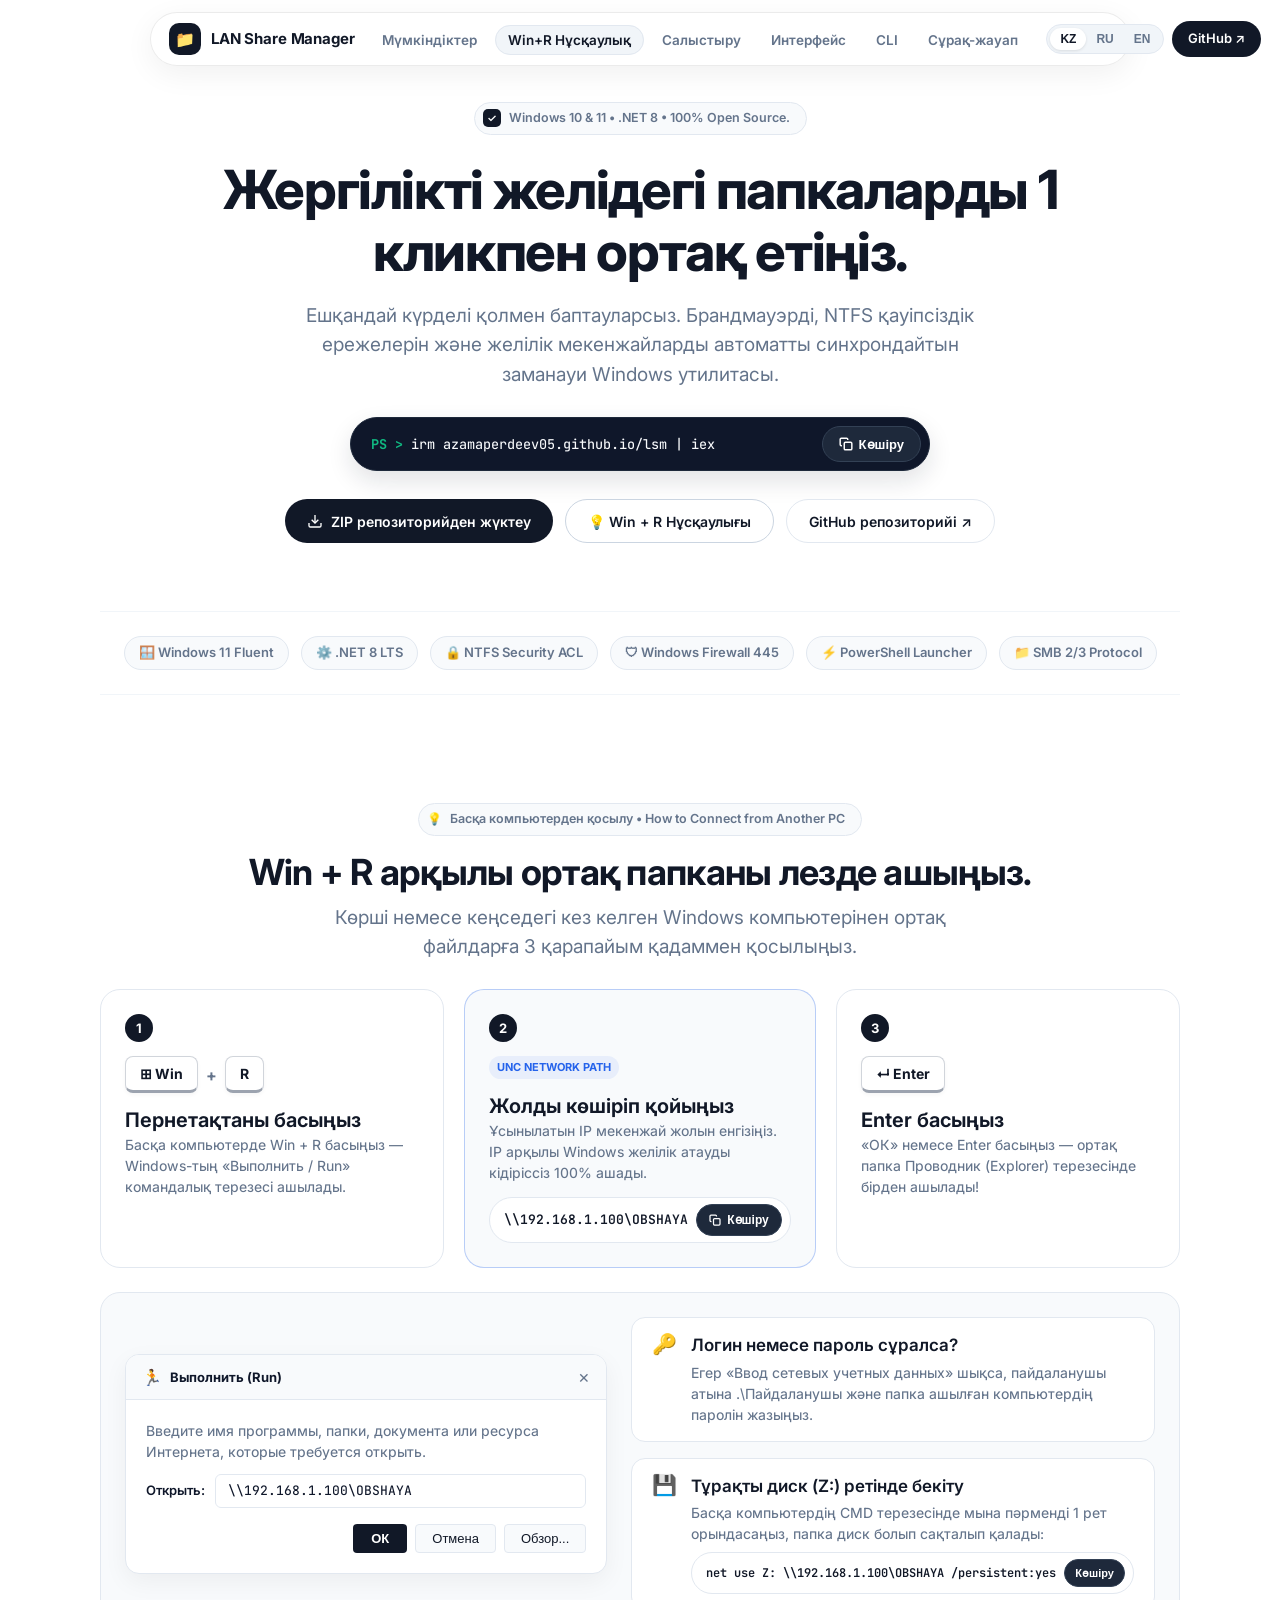
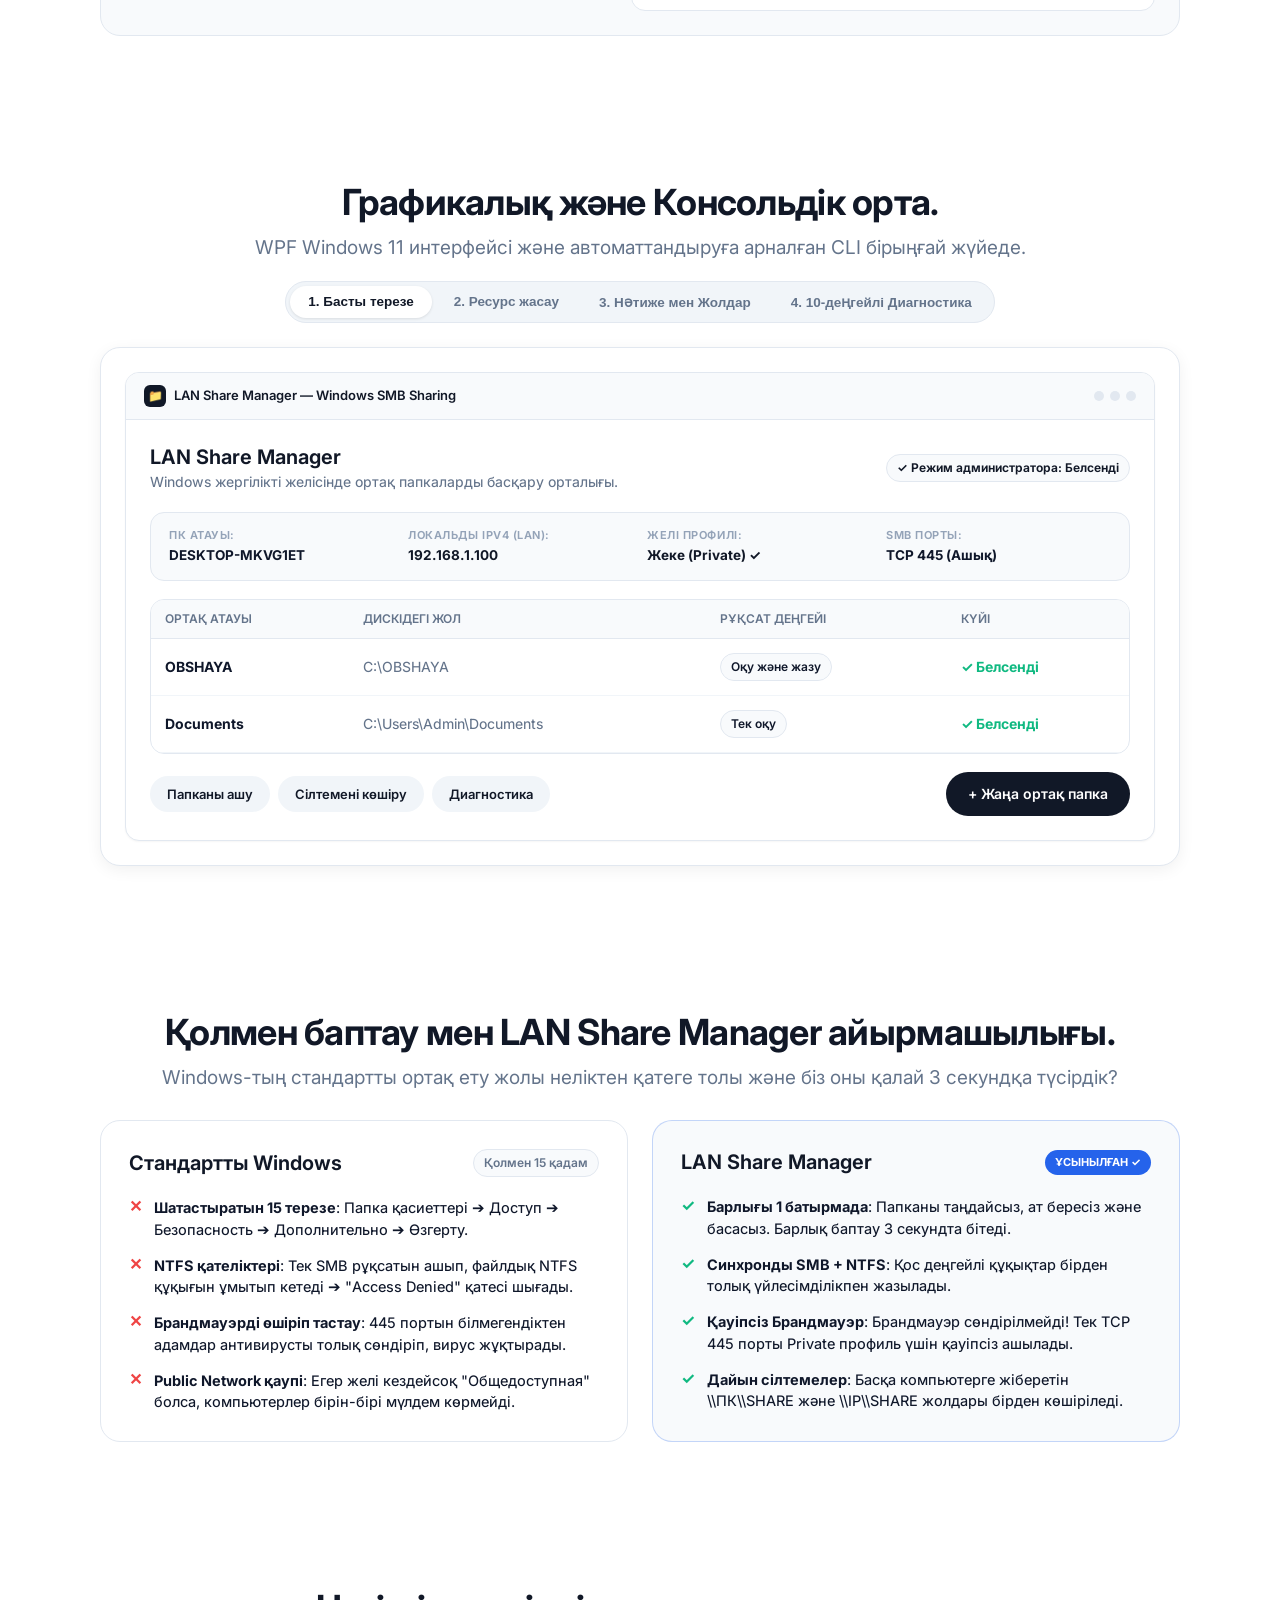
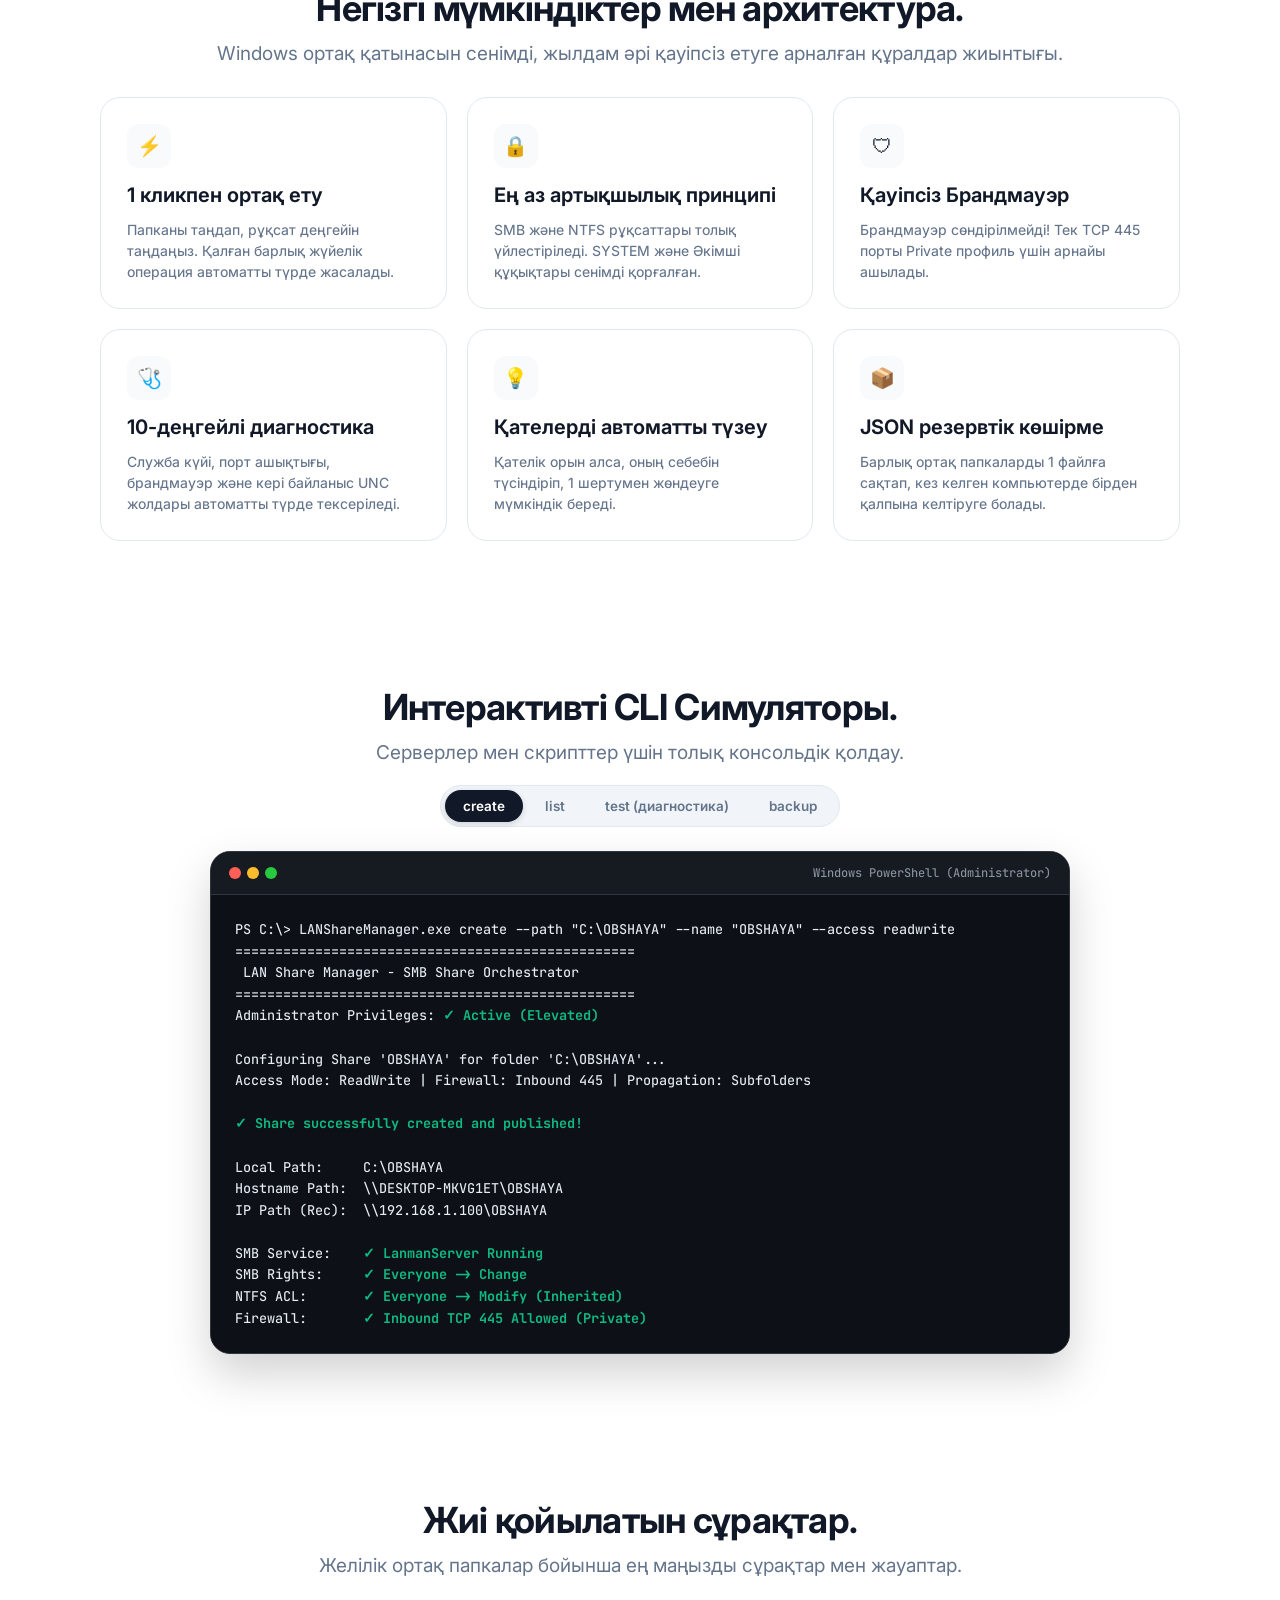
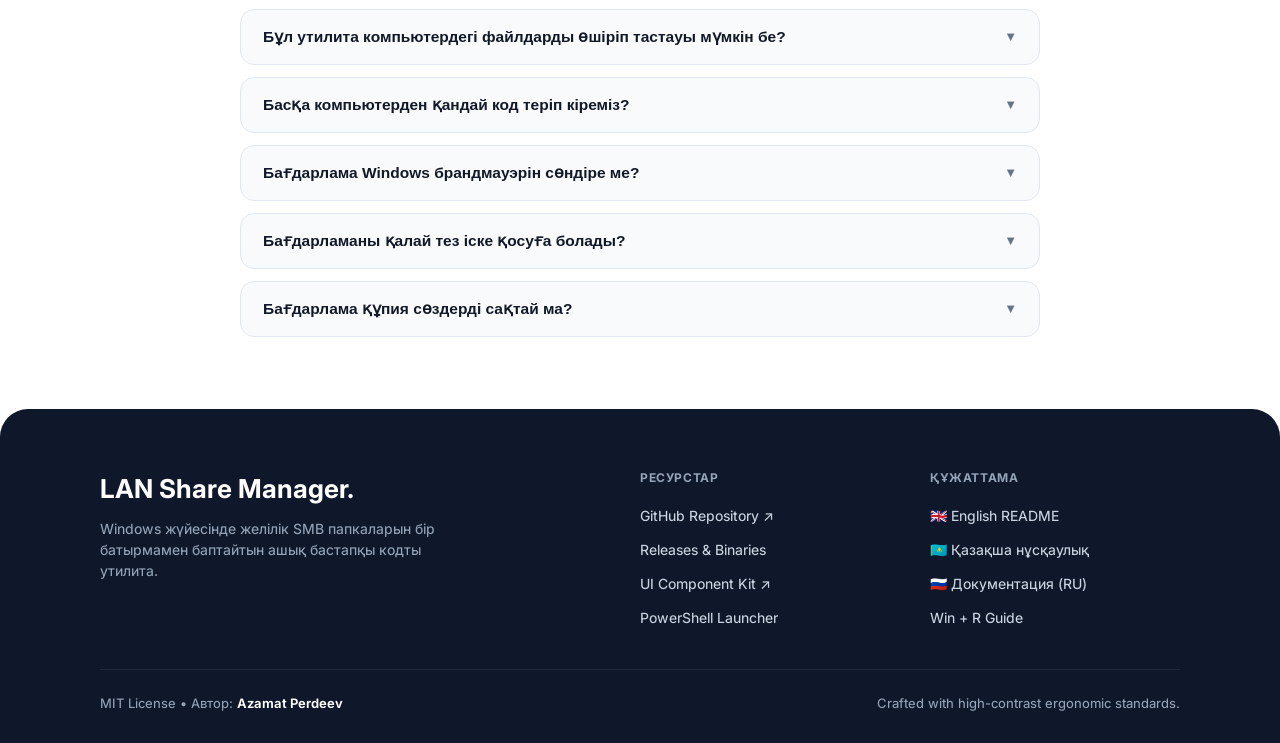
<file: docs/index.html>
<!DOCTYPE html>
<html lang="kk">
<head>
  <meta charset="UTF-8">
  <meta name="viewport" content="width=device-width, initial-scale=1.0">
  <title>LAN Share Manager — Windows 10/11 үшін 1 кликпен SMB папкаларын ортақ ету</title>
  <meta name="description" content="Windows 10/11 желілік папкалар менеджері. Автоматты NTFS рұқсаттары, Брандмауэр ережелері, Win+R нұсқаулығы және 10-деңгейлі жүйелік диагностика.">
  
  <!-- Open Graph -->
  <meta property="og:title" content="LAN Share Manager — SMB желілік ортақ қатынасын 1 кликпен баптау">
  <meta property="og:description" content="Автоматты NTFS, Windows Firewall (TCP 445), Win+R нұсқаулығы және 10-деңгейлі авто-диагностика.">
  <meta property="og:type" content="website">
  <meta property="og:url" content="https://azamaperdeev05.github.io/lan-share-manager/">

  <!-- Google Fonts: Inter & JetBrains Mono -->
  <link rel="preconnect" href="https://fonts.googleapis.com">
  <link rel="preconnect" href="https://fonts.gstatic.com" crossorigin>
  <link href="https://fonts.googleapis.com/css2?family=Inter:wght@400;500;600;700;800&family=JetBrains+Mono:wght@400;500;600&display=swap" rel="stylesheet">
  
  <style>
/* ==========================================================================
   LAN Share Manager — Embedded Core CSS for 100% Instant Cache Immunity
   ========================================================================== */
:root {
  --colors-ink: #111827;
  --colors-ink-soft: #1f2937;
  --colors-accent: #2563eb;
  --colors-accent-hover: #1d4ed8;
  --colors-accent-light: #eff6ff;
  --colors-on-primary: #ffffff;
  --colors-canvas: #ffffff;
  --colors-canvas-soft: #f8fafc;
  --colors-field: #f1f5f9;
  --colors-hairline-soft: #f1f5f9;
  --colors-hairline: #e2e8f0;
  --colors-hairline-dark: #cbd5e1;
  --colors-text-main: #0f172a;
  --colors-text-muted: #64748b;
  --colors-text-faint: #94a3b8;
  --font-sans: 'Inter', -apple-system, BlinkMacSystemFont, "Segoe UI", Roboto, sans-serif;
  --font-mono: 'JetBrains Mono', Consolas, "Fira Code", monospace;
  --rounded-sm: 14px;
  --rounded-md: 20px;
  --rounded-lg: 28px;
  --rounded-full: 9999px;
  --space-xs: 8px;
  --space-sm: 12px;
  --space-md: 16px;
  --space-lg: 24px;
  --space-xl: 36px;
  --space-section: 70px;
  --transition-fast: 0.15s ease;
}

*, *::before, *::after {
  box-sizing: border-box;
  margin: 0;
  padding: 0;
}

html {
  scroll-behavior: smooth;
  background-color: var(--colors-canvas);
  color: var(--colors-text-main);
  font-family: var(--font-sans);
  -webkit-font-smoothing: antialiased;
}

body {
  background-color: var(--colors-canvas);
  color: var(--colors-text-main);
  line-height: 1.5;
  font-weight: 450;
  min-height: 100vh;
  display: flex;
  flex-direction: column;
}

.container {
  width: 100%;
  max-width: 1080px;
  margin: 0 auto;
  padding: 0 20px;
}

.section-gap {
  padding-top: var(--space-section);
  padding-bottom: var(--space-section);
  scroll-margin-top: 80px;
}

/* Typography */
.type-display {
  font-size: clamp(32px, 4vw, 50px);
  font-weight: 800;
  line-height: 1.18;
  letter-spacing: -0.025em;
  color: var(--colors-ink);
}

.type-heading-2 {
  font-size: clamp(24px, 2.8vw, 34px);
  font-weight: 750;
  line-height: 1.25;
  letter-spacing: -0.02em;
  color: var(--colors-ink);
}

.type-heading-4 {
  font-size: 19px;
  font-weight: 700;
  line-height: 1.35;
  color: var(--colors-ink);
}

.type-title {
  font-size: 16px;
  font-weight: 650;
  color: var(--colors-ink);
}

.type-body-lg {
  font-size: clamp(16px, 1.8vw, 18px);
  font-weight: 400;
  line-height: 1.55;
  color: var(--colors-text-muted);
}

.type-body {
  font-size: 15px;
  color: var(--colors-text-main);
}

.type-body-sm {
  font-size: 14px;
  color: var(--colors-text-muted);
  line-height: 1.5;
}

.type-caption {
  font-size: 11px;
  font-weight: 700;
  text-transform: uppercase;
  letter-spacing: 0.05em;
  color: var(--colors-text-faint);
}

/* Buttons */
.button-primary {
  display: inline-flex;
  align-items: center;
  justify-content: center;
  gap: var(--space-xs);
  height: 44px;
  padding: 0 22px;
  border-radius: var(--rounded-full);
  background-color: var(--colors-ink);
  color: #fff !important;
  font-size: 14px;
  font-weight: 600;
  text-decoration: none;
  border: none;
  cursor: pointer;
  transition: var(--transition-fast);
  white-space: nowrap;
}

.button-primary:hover {
  background-color: var(--colors-ink-soft);
  transform: translateY(-1px);
  box-shadow: 0 4px 12px rgba(17, 24, 39, 0.15);
}

.button-outline {
  display: inline-flex;
  align-items: center;
  justify-content: center;
  gap: var(--space-xs);
  height: 44px;
  padding: 0 22px;
  border-radius: var(--rounded-full);
  background-color: #fff;
  color: var(--colors-ink) !important;
  border: 1px solid var(--colors-hairline);
  font-size: 14px;
  font-weight: 600;
  text-decoration: none;
  cursor: pointer;
  transition: var(--transition-fast);
  white-space: nowrap;
}

.button-outline:hover {
  border-color: var(--colors-ink);
  background-color: var(--colors-canvas-soft);
}

.button-pill-soft {
  display: inline-flex;
  align-items: center;
  justify-content: center;
  gap: var(--space-xs);
  height: 34px;
  padding: 0 14px;
  border-radius: var(--rounded-full);
  background-color: var(--colors-field);
  color: var(--colors-ink) !important;
  font-size: 13px;
  font-weight: 600;
  text-decoration: none;
  border: none;
  cursor: pointer;
  transition: var(--transition-fast);
}

.button-pill-soft:hover {
  background-color: #e2e8f0;
}

/* Navbar */
.nav-wrapper {
  position: sticky;
  top: 12px;
  z-index: 1000;
  width: 100%;
  display: flex;
  justify-content: center;
  padding: 0 16px;
}

.nav-pill {
  display: flex;
  align-items: center;
  justify-content: space-between;
  gap: 16px;
  background: rgba(255, 255, 255, 0.94);
  backdrop-filter: blur(20px);
  -webkit-backdrop-filter: blur(20px);
  padding: 6px 8px 6px 16px;
  border-radius: var(--rounded-full);
  width: 100%;
  max-width: 960px;
  border: 1px solid rgba(0, 0, 0, 0.08);
  box-shadow: 0 8px 30px rgba(0, 0, 0, 0.06);
}

.nav-brand {
  display: flex;
  align-items: center;
  gap: 8px;
  text-decoration: none;
  color: var(--colors-ink);
}

.brand-squircle {
  width: 30px;
  height: 30px;
  border-radius: 9px;
  background: var(--colors-ink);
  color: #fff;
  display: flex;
  align-items: center;
  justify-content: center;
  font-size: 15px;
}

.nav-brand-title {
  font-size: 15px;
  font-weight: 750;
  letter-spacing: -0.01em;
  white-space: nowrap;
}

.nav-links {
  display: flex;
  align-items: center;
  gap: 4px;
  list-style: none;
}

.nav-link {
  font-size: 13.5px;
  font-weight: 600;
  color: var(--colors-text-muted);
  text-decoration: none;
  padding: 6px 12px;
  border-radius: var(--rounded-full);
  transition: var(--transition-fast);
  white-space: nowrap;
}

.nav-link:hover {
  color: var(--colors-ink);
  background-color: var(--colors-field);
}

.nav-link.highlight {
  color: var(--colors-ink);
  background-color: var(--colors-field);
  border: 1px solid var(--colors-hairline);
}

.nav-actions {
  display: flex;
  align-items: center;
  gap: 8px;
}

.lang-selector {
  display: flex;
  background-color: var(--colors-field);
  padding: 3px;
  border-radius: var(--rounded-full);
  border: 1px solid var(--colors-hairline);
}

.lang-btn {
  border: none;
  background: transparent;
  padding: 4px 10px;
  font-size: 12px;
  font-weight: 700;
  border-radius: var(--rounded-full);
  color: var(--colors-text-muted);
  cursor: pointer;
  transition: var(--transition-fast);
}

.lang-btn:hover {
  color: var(--colors-ink);
}

.lang-btn.active {
  background-color: #fff;
  color: var(--colors-ink);
  box-shadow: 0 1px 3px rgba(0, 0, 0, 0.1);
}

/* Hero */
.hero {
  padding-top: 48px;
  padding-bottom: 30px;
  text-align: center;
}

.hero-badge-pill {
  display: inline-flex;
  align-items: center;
  gap: 8px;
  padding: 6px 16px 6px 8px;
  border-radius: var(--rounded-full);
  background-color: var(--colors-canvas-soft);
  border: 1px solid var(--colors-hairline);
  font-size: 12.5px;
  font-weight: 600;
  color: var(--colors-text-muted);
  margin-bottom: 22px;
}

.hero-title {
  margin: 0 auto 16px auto;
  max-width: 820px;
}

.hero-subtitle {
  margin: 0 auto 26px auto;
  max-width: 660px;
}

.terminal-launcher-pill {
  display: inline-flex;
  align-items: center;
  justify-content: space-between;
  gap: 14px;
  background: #0f172a;
  border: 1px solid #1e293b;
  padding: 6px 6px 6px 18px;
  border-radius: var(--rounded-full);
  margin: 0 auto 26px auto;
  box-shadow: 0 10px 25px rgba(15, 23, 42, 0.12);
  max-width: 560px;
  width: 100%;
}

.terminal-pill-code {
  font-family: var(--font-mono);
  font-size: 13.5px;
  color: #f8fafc;
  display: flex;
  align-items: center;
  white-space: nowrap;
  overflow: hidden;
  text-overflow: ellipsis;
}

.terminal-pill-code .prompt {
  color: #10b981;
  font-weight: 700;
  margin-right: 8px;
}

.copy-pill-btn {
  height: 36px;
  padding: 0 16px;
  border-radius: var(--rounded-full);
  background-color: #1e293b;
  color: #ffffff;
  border: 1px solid #334155;
  font-size: 13px;
  font-weight: 600;
  cursor: pointer;
  transition: var(--transition-fast);
  display: flex;
  align-items: center;
  gap: 6px;
  white-space: nowrap;
}

.copy-pill-btn:hover {
  background-color: #334155;
}

.copy-pill-btn.copied {
  background-color: #059669;
  border-color: #10b981;
}

.hero-cta-group {
  display: flex;
  justify-content: center;
  align-items: center;
  gap: 12px;
  flex-wrap: wrap;
}

.brand-marquee-strip {
  display: flex;
  justify-content: center;
  align-items: center;
  gap: 10px;
  flex-wrap: wrap;
  padding: 22px 0;
  border-top: 1px solid var(--colors-hairline-soft);
  border-bottom: 1px solid var(--colors-hairline-soft);
  margin: 32px 0;
}

.brand-chip {
  display: inline-flex;
  align-items: center;
  gap: 8px;
  padding: 6px 14px;
  background-color: var(--colors-canvas-soft);
  border: 1px solid var(--colors-hairline);
  border-radius: var(--rounded-full);
  font-size: 12.5px;
  font-weight: 600;
  color: var(--colors-text-muted);
}

/* Showcase */
.segmented-control {
  display: inline-flex;
  background-color: var(--colors-field);
  padding: 4px;
  border-radius: var(--rounded-full);
  border: 1px solid var(--colors-hairline);
  gap: 4px;
  flex-wrap: wrap;
}

.segmented-item {
  border: none;
  background: transparent;
  padding: 7px 16px;
  border-radius: var(--rounded-full);
  font-size: 13px;
  font-weight: 600;
  color: var(--colors-text-muted);
  cursor: pointer;
  transition: var(--transition-fast);
}

.segmented-item:hover {
  color: var(--colors-ink);
}

.segmented-item.active {
  background-color: #fff;
  color: var(--colors-ink);
  box-shadow: 0 1px 3px rgba(0, 0, 0, 0.1);
}

.showcase-frame {
  background-color: var(--colors-canvas);
  border: 1px solid var(--colors-hairline);
  border-radius: var(--rounded-md);
  padding: 20px;
  box-shadow: 0 4px 16px rgba(0, 0, 0, 0.06);
  margin-top: 24px;
}

.mockup-inner-window {
  background-color: var(--colors-canvas);
  border: 1px solid var(--colors-hairline);
  border-radius: var(--rounded-sm);
  overflow: hidden;
}

.mockup-titlebar {
  background-color: var(--colors-canvas-soft);
  padding: 10px 16px;
  display: flex;
  align-items: center;
  justify-content: space-between;
  border-bottom: 1px solid var(--colors-hairline);
  font-size: 13px;
  font-weight: 600;
  color: var(--colors-ink);
}

.mockup-body {
  padding: 20px;
}

.ex-table {
  width: 100%;
  border-collapse: collapse;
  text-align: left;
  font-size: 14px;
}

.ex-table th {
  padding: 10px 14px;
  background-color: var(--colors-canvas-soft);
  color: var(--colors-text-muted);
  font-weight: 600;
  font-size: 12px;
  text-transform: uppercase;
  border-bottom: 1px solid var(--colors-hairline);
}

.ex-table td {
  padding: 12px 14px;
  border-bottom: 1px solid var(--colors-hairline-soft);
}

.badge-soft {
  display: inline-flex;
  align-items: center;
  padding: 4px 10px;
  background-color: var(--colors-canvas-soft);
  border: 1px solid var(--colors-hairline);
  border-radius: var(--rounded-full);
  font-size: 12px;
  font-weight: 600;
}

.badge-popular {
  display: inline-flex;
  align-items: center;
  padding: 4px 10px;
  background-color: var(--colors-accent);
  color: #fff;
  border-radius: var(--rounded-full);
  font-size: 11px;
  font-weight: 700;
  text-transform: uppercase;
}

.text-input {
  width: 100%;
  height: 42px;
  padding: 0 14px;
  border-radius: var(--rounded-sm);
  border: 1px solid var(--colors-hairline);
  background-color: var(--colors-canvas-soft);
  font-size: 14px;
  color: var(--colors-ink);
}

/* Win + R Guide */
.winr-container {
  display: flex;
  flex-direction: column;
  gap: 22px;
  margin-top: 24px;
}

.winr-steps-grid {
  display: grid;
  grid-template-columns: repeat(3, 1fr);
  gap: 18px;
}

.winr-step-card {
  background-color: var(--colors-canvas);
  border: 1px solid var(--colors-hairline);
  border-radius: var(--rounded-md);
  padding: 22px;
  display: flex;
  flex-direction: column;
  transition: var(--transition-fast);
}

.winr-step-card:hover {
  border-color: var(--colors-ink);
  transform: translateY(-2px);
}

.winr-step-card.featured {
  background-color: var(--colors-canvas-soft);
  border: 1px solid rgba(37, 99, 235, 0.3);
}

.step-badge {
  width: 28px;
  height: 28px;
  border-radius: 50%;
  background: var(--colors-ink);
  color: #fff;
  display: flex;
  align-items: center;
  justify-content: center;
  font-weight: 700;
  font-size: 13px;
  margin-bottom: 12px;
}

.key-combo-pill {
  display: flex;
  align-items: center;
  gap: 8px;
}

.key-cap {
  display: inline-flex;
  align-items: center;
  justify-content: center;
  padding: 6px 14px;
  background: #ffffff;
  border: 1px solid #d1d5db;
  border-bottom: 3px solid #9ca3af;
  border-radius: 8px;
  font-weight: 700;
  font-size: 14px;
  color: var(--colors-ink);
  box-shadow: 0 2px 4px rgba(0, 0, 0, 0.04);
}

.unc-tag {
  display: inline-block;
  font-size: 11px;
  font-weight: 700;
  text-transform: uppercase;
  color: var(--colors-accent);
  background: rgba(37, 99, 235, 0.08);
  padding: 3px 8px;
  border-radius: var(--rounded-full);
  align-self: flex-start;
}

.unc-live-box {
  display: flex;
  align-items: center;
  justify-content: space-between;
  gap: 8px;
  background: var(--colors-canvas);
  border: 1px solid var(--colors-hairline);
  padding: 6px 8px 6px 14px;
  border-radius: var(--rounded-full);
  margin-top: 14px;
  overflow: hidden;
}

.unc-code {
  font-family: var(--font-mono);
  font-size: 13px;
  font-weight: 600;
  color: var(--colors-ink);
  overflow: hidden;
  text-overflow: ellipsis;
  white-space: nowrap;
}

.winr-detail-card {
  display: grid;
  grid-template-columns: 1.15fr 1fr;
  gap: 22px;
  background-color: var(--colors-canvas-soft);
  border: 1px solid var(--colors-hairline);
  border-radius: var(--rounded-md);
  padding: 22px;
  align-items: center;
}

.winr-dialog-mockup {
  background: #ffffff;
  border: 1px solid var(--colors-hairline);
  border-radius: var(--rounded-sm);
  box-shadow: 0 6px 20px rgba(0, 0, 0, 0.05);
  overflow: hidden;
}

.winr-dialog-header {
  display: flex;
  justify-content: space-between;
  align-items: center;
  padding: 10px 14px;
  border-bottom: 1px solid var(--colors-hairline);
  background: var(--colors-canvas-soft);
}

.winr-dialog-body {
  padding: 18px;
}

.win-btn-primary {
  padding: 6px 16px;
  border-radius: 4px;
  background: var(--colors-ink);
  color: #fff;
  border: none;
  font-size: 13px;
  font-weight: 600;
  cursor: pointer;
}

.win-btn-secondary {
  padding: 6px 14px;
  border-radius: 4px;
  background: var(--colors-canvas-soft);
  color: var(--colors-ink);
  border: 1px solid var(--colors-hairline);
  font-size: 13px;
  cursor: pointer;
}

.winr-tips-column {
  display: flex;
  flex-direction: column;
  gap: 14px;
}

.winr-tip-box {
  background: var(--colors-canvas);
  border: 1px solid var(--colors-hairline);
  border-radius: var(--rounded-sm);
  padding: 14px 18px;
  display: flex;
  gap: 12px;
  align-items: flex-start;
}

/* CLI Terminal Simulator (High Contrast Dark) */
.cli-tabs-nav {
  display: inline-flex;
  background-color: var(--colors-field);
  padding: 4px;
  border-radius: var(--rounded-full);
  border: 1px solid var(--colors-hairline);
  gap: 4px;
}

.cli-tab-btn {
  border: none;
  background: transparent;
  padding: 8px 18px;
  border-radius: var(--rounded-full);
  font-size: 13px;
  font-weight: 600;
  color: var(--colors-text-muted);
  cursor: pointer;
  transition: var(--transition-fast);
}

.cli-tab-btn:hover {
  color: var(--colors-ink);
}

.cli-tab-btn.active {
  background-color: var(--colors-ink);
  color: #ffffff;
  box-shadow: 0 2px 6px rgba(0, 0, 0, 0.15);
}

.cli-screen-wrapper {
  background: #0d1117;
  border-radius: var(--rounded-md);
  border: 1px solid #30363d;
  overflow: hidden;
  box-shadow: 0 16px 40px rgba(0, 0, 0, 0.18);
  max-width: 860px;
  margin: 22px auto 0 auto;
  text-align: left;
}

.cli-screen-header {
  background: #161b22;
  padding: 10px 16px;
  display: flex;
  align-items: center;
  justify-content: space-between;
  border-bottom: 1px solid #30363d;
}

.cli-screen-body {
  background: #0d1117;
  color: #e6edf3;
  font-family: var(--font-mono);
  font-size: 13px;
  line-height: 1.6;
  padding: 22px;
  white-space: pre;
  overflow-x: auto;
  tab-size: 4;
}

/* Comparison & Features */
.comparison-grid {
  display: grid;
  grid-template-columns: 1fr 1fr;
  gap: 22px;
  margin-top: 24px;
}

.compare-card-bad {
  background-color: var(--colors-canvas);
  border: 1px solid var(--colors-hairline);
  border-radius: var(--rounded-md);
  padding: 24px;
}

.compare-card-good {
  background-color: var(--colors-canvas-soft);
  border: 1px solid rgba(37, 99, 235, 0.25);
  border-radius: var(--rounded-md);
  padding: 24px;
}

.compare-list {
  list-style: none;
  margin-top: 18px;
  display: flex;
  flex-direction: column;
  gap: 12px;
}

.compare-item {
  display: flex;
  align-items: flex-start;
  gap: 10px;
  font-size: 14px;
}

.features-grid {
  display: grid;
  grid-template-columns: repeat(3, 1fr);
  gap: 18px;
  margin-top: 24px;
}

.feature-card {
  background-color: var(--colors-canvas);
  border: 1px solid var(--colors-hairline);
  border-radius: var(--rounded-md);
  padding: 24px;
  display: flex;
  flex-direction: column;
  gap: 8px;
  transition: var(--transition-fast);
}

.feature-card:hover {
  border-color: var(--colors-ink);
  transform: translateY(-2px);
}

.feature-icon {
  width: 40px;
  height: 40px;
  border-radius: 10px;
  background-color: var(--colors-canvas-soft);
  display: flex;
  align-items: center;
  justify-content: center;
  font-size: 18px;
  margin-bottom: 4px;
}

/* FAQ */
.faq-accordion {
  display: flex;
  flex-direction: column;
  gap: 10px;
  max-width: 800px;
  margin: 24px auto 0 auto;
}

.faq-row {
  width: 100%;
  background-color: var(--colors-canvas-soft);
  border: 1px solid var(--colors-hairline);
  border-radius: var(--rounded-sm);
  padding: 16px 20px;
  cursor: pointer;
  transition: var(--transition-fast);
  text-align: left;
}

.faq-row:hover {
  border-color: var(--colors-ink);
}

.faq-row-header {
  display: flex;
  justify-content: space-between;
  align-items: center;
  font-size: 15px;
  font-weight: 650;
  color: var(--colors-ink);
}

.faq-chevron {
  transition: transform 0.2s ease;
  font-size: 12px;
  color: var(--colors-text-muted);
}

.faq-row.active .faq-chevron {
  transform: rotate(180deg);
}

.faq-answer {
  display: none;
  padding-top: 10px;
  font-size: 14px;
  line-height: 1.55;
  color: var(--colors-text-muted);
  border-top: 1px solid var(--colors-hairline-soft);
  margin-top: 10px;
}

/* Footer */
.footer-band {
  background-color: #0f172a;
  color: #f8fafc;
  padding: 50px 0 25px 0;
  border-top-left-radius: var(--rounded-lg);
  border-top-right-radius: var(--rounded-lg);
  margin-top: auto;
}

.footer-grid {
  display: grid;
  grid-template-columns: 2fr 1fr 1fr;
  gap: 36px;
  margin-bottom: 36px;
}

.footer-wordmark {
  font-size: 24px;
  font-weight: 700;
  color: #ffffff;
  margin-bottom: 8px;
}

.footer-tagline {
  color: #94a3b8;
  font-size: 13.5px;
  max-width: 360px;
}

.footer-col-title {
  font-size: 12px;
  font-weight: 700;
  text-transform: uppercase;
  color: #94a3b8;
  margin-bottom: 14px;
}

.footer-links {
  list-style: none;
  display: flex;
  flex-direction: column;
  gap: 8px;
}

.footer-links a {
  color: #cbd5e1;
  text-decoration: none;
  font-size: 13.5px;
  transition: var(--transition-fast);
}

.footer-links a:hover {
  color: #ffffff;
}

.footer-bottom {
  padding-top: 20px;
  border-top: 1px solid rgba(255, 255, 255, 0.08);
  display: flex;
  justify-content: space-between;
  align-items: center;
  font-size: 12.5px;
  color: #94a3b8;
  flex-wrap: wrap;
  gap: 10px;
}

/* Responsive */
@media (max-width: 1040px) {
  .nav-link { padding: 5px 8px; font-size: 12.5px; }
  .nav-pill { gap: 8px; }
}

@media (max-width: 900px) {
  .nav-links { display: none; }
  .winr-steps-grid { grid-template-columns: 1fr; }
  .winr-detail-card { grid-template-columns: 1fr; }
  .comparison-grid { grid-template-columns: 1fr; }
  .features-grid { grid-template-columns: repeat(2, 1fr); }
  .footer-grid { grid-template-columns: 1fr; gap: 24px; }
}

@media (max-width: 768px) {
  .features-grid { grid-template-columns: 1fr; }
  .terminal-launcher-pill {
    flex-direction: column;
    align-items: stretch;
    border-radius: var(--rounded-sm);
    padding: 12px;
  }
  .copy-pill-btn { width: 100%; justify-content: center; }
}
  </style>

  <link rel="stylesheet" href="style.css?v=20260924-v3">
</head>
<body>

  <!-- Floating Nav Pill (Stadium shape, detached from viewport edge) -->
  <div class="nav-wrapper">
    <nav class="nav-pill">
      <a href="#" class="nav-brand">
        <div class="brand-squircle">📁</div>
        <span class="nav-brand-title">LAN Share Manager</span>
      </a>

      <ul class="nav-links">
        <li><a href="#features" class="nav-link" data-i18n="navFeatures">Мүмкіндіктер</a></li>
        <li><a href="#winr" class="nav-link highlight" data-i18n="navWinr">Win+R Нұсқаулық</a></li>
        <li><a href="#compare" class="nav-link" data-i18n="navCompare">Салыстыру</a></li>
        <li><a href="#showcase" class="nav-link" data-i18n="navShowcase">Интерфейс</a></li>
        <li><a href="#cli" class="nav-link" data-i18n="navCli">CLI</a></li>
        <li><a href="#faq" class="nav-link" data-i18n="navFaq">Сұрақ-жауап</a></li>
      </ul>

      <div class="nav-actions">
        <!-- Language Switcher Stadium Control -->
        <div class="lang-selector">
          <button class="lang-btn active" data-lang="kz">KZ</button>
          <button class="lang-btn" data-lang="ru">RU</button>
          <button class="lang-btn" data-lang="en">EN</button>
        </div>

        <a href="https://github.com/Azamaperdeev05/lan-share-manager" target="_blank" class="button-primary" style="height: 36px; padding: 0 16px; font-size: 13px;">
          GitHub ↗
        </a>
      </div>
    </nav>
  </div>

  <main>
    <!-- Hero Section -->
    <section class="hero container">
      <div class="hero-badge-pill">
        <span style="display:inline-flex; align-items:center; justify-content:center; width: 18px; height: 18px; border-radius: 5px; background: var(--colors-ink); color: #fff; font-size: 11px;">✓</span>
        <span data-i18n="badge">Windows 10 & 11 • .NET 8 • 100% Open Source.</span>
      </div>

      <h1 class="type-display hero-title" data-i18n="heroTitle">
        Жергілікті желідегі папкаларды 1 кликпен ортақ етіңіз.
      </h1>

      <p class="type-body-lg hero-subtitle" data-i18n="heroSubtitle">
        Ешқандай күрделі қолмен баптауларсыз. Брандмауэрді, NTFS қауіпсіздік ережелерін және желілік мекенжайларды автоматты синхрондайтын заманауи Windows утилитасы.
      </p>

      <!-- Quick 1-Line Terminal Launcher Pill -->
      <div class="terminal-launcher-pill">
        <div class="terminal-pill-code">
          <span class="prompt">PS &gt;</span>
          <span id="one-liner-code">irm azamaperdeev05.github.io/lsm | iex</span>
        </div>
        <button class="copy-pill-btn" data-copy-target="one-liner-code">
          <svg width="14" height="14" viewBox="0 0 24 24" fill="none" stroke="currentColor" stroke-width="2.5"><rect x="9" y="9" width="13" height="13" rx="2" ry="2"></rect><path d="M5 15H4a2 2 0 0 1-2-2V4a2 2 0 0 1 2-2h9a2 2 0 0 1 2 2v1"></path></svg>
          <span data-i18n="copyText">Көшіру</span>
        </button>
      </div>

      <!-- Action Buttons -->
      <div class="hero-cta-group">
        <a href="https://github.com/Azamaperdeev05/lan-share-manager/releases/latest" class="button-primary">
          <svg width="16" height="16" viewBox="0 0 24 24" fill="none" stroke="currentColor" stroke-width="2"><path d="M21 15v4a2 2 0 0 1-2 2H5a2 2 0 0 1-2-2v-4"></path><polyline points="7 10 12 15 17 10"></polyline><line x1="12" y1="15" x2="12" y2="3"></line></svg>
          <span data-i18n="btnDownload">ZIP репозиторийден жүктеу</span>
        </a>
        <a href="#winr" class="button-outline" style="border-color: var(--colors-hairline-dark);">
          <span>💡 Win + R Нұсқаулығы</span>
        </a>
        <a href="https://github.com/Azamaperdeev05/lan-share-manager" target="_blank" class="button-outline">
          <span data-i18n="btnGithub">GitHub репозиторийі ↗</span>
        </a>
      </div>
    </section>

    <!-- Brand Tech Chips -->
    <div class="container">
      <div class="brand-marquee-strip">
        <div class="brand-chip">🪟 Windows 11 Fluent</div>
        <div class="brand-chip">⚙️ .NET 8 LTS</div>
        <div class="brand-chip">🔒 NTFS Security ACL</div>
        <div class="brand-chip">🛡 Windows Firewall 445</div>
        <div class="brand-chip">⚡ PowerShell Launcher</div>
        <div class="brand-chip">📁 SMB 2/3 Protocol</div>
      </div>
    </div>

    <!-- Win + R Connection Guide Section -->
    <section class="container section-gap" id="winr">
      <div style="text-align: center; margin-bottom: 24px;">
        <div class="hero-badge-pill" style="margin: 0 auto 14px auto;">
          <span style="font-size: 12px;">💡</span>
          <span data-i18n="winrBadge">Басқа компьютерден қосылу • How to Connect from Another PC</span>
        </div>
        <h2 class="type-heading-2" data-i18n="winrTitle">Win + R арқылы ортақ папканы лезде ашыңыз.</h2>
        <p class="type-body-lg" style="max-width: 660px; margin: 8px auto 0 auto;" data-i18n="winrSubtitle">
          Көрші немесе кеңседегі кез келген Windows компьютерінен ортақ файлдарға 3 қарапайым қадаммен қосылыңыз.
        </p>
      </div>

      <div class="winr-container">
        <!-- Interactive Step Cards -->
        <div class="winr-steps-grid">
          <div class="winr-step-card">
            <div class="step-badge">1</div>
            <div class="key-combo-pill">
              <span class="key-cap">⊞ Win</span>
              <span class="key-plus">+</span>
              <span class="key-cap">R</span>
            </div>
            <h4 class="type-heading-4" style="margin-top: 14px;" data-i18n="winrStep1Title">Пернетақтаны басыңыз</h4>
            <p class="type-body-sm" data-i18n="winrStep1Desc">
              Басқа компьютерде Win + R басыңыз — Windows-тың «Выполнить / Run» командалық терезесі ашылады.
            </p>
          </div>

          <div class="winr-step-card featured">
            <div class="step-badge">2</div>
            <div class="unc-tag">UNC Network Path</div>
            <h4 class="type-heading-4" style="margin-top: 14px;" data-i18n="winrStep2Title">Жолды көшіріп қойыңыз</h4>
            <p class="type-body-sm" data-i18n="winrStep2Desc">
              Ұсынылатын IP мекенжай жолын енгізіңіз. IP арқылы Windows желілік атауды кідіріссіз 100% ашады.
            </p>
            <div class="unc-live-box">
              <span class="unc-code" id="unc-path-demo">\\192.168.1.100\OBSHAYA</span>
              <button class="copy-pill-btn" data-copy-target="unc-path-demo" style="height: 32px; padding: 0 12px; font-size: 12px;">
                <svg width="12" height="12" viewBox="0 0 24 24" fill="none" stroke="currentColor" stroke-width="2.5"><rect x="9" y="9" width="13" height="13" rx="2" ry="2"></rect><path d="M5 15H4a2 2 0 0 1-2-2V4a2 2 0 0 1 2-2h9a2 2 0 0 1 2 2v1"></path></svg>
                <span data-i18n="copyText">Көшіру</span>
              </button>
            </div>
          </div>

          <div class="winr-step-card">
            <div class="step-badge">3</div>
            <div class="key-combo-pill">
              <span class="key-cap" style="min-width: 70px;">↵ Enter</span>
            </div>
            <h4 class="type-heading-4" style="margin-top: 14px;" data-i18n="winrStep3Title">Enter басыңыз</h4>
            <p class="type-body-sm" data-i18n="winrStep3Desc">
              «ОК» немесе Enter басыңыз — ортақ папка Проводник (Explorer) терезесінде бірден ашылады!
            </p>
          </div>
        </div>

        <!-- Realistic Windows Run Dialog Mockup + Tips -->
        <div class="winr-detail-card">
          <div class="winr-dialog-mockup">
            <div class="winr-dialog-header">
              <div style="display: flex; align-items: center; gap: 8px;">
                <span style="font-size: 16px;">🏃</span>
                <span style="font-weight: 700; font-size: 13px;" data-i18n="winrDialogTitle">Выполнить (Run)</span>
              </div>
              <span style="font-size: 14px; color: var(--colors-text-muted); cursor: pointer;">✕</span>
            </div>
            <div class="winr-dialog-body">
              <p class="type-body-sm" style="margin-bottom: 12px;" data-i18n="winrDialogPrompt">
                Введите имя программы, папки, документа или ресурса Интернета, которые требуется открыть.
              </p>
              <div style="display: flex; align-items: center; gap: 10px; margin-bottom: 16px;">
                <label style="font-size: 13px; font-weight: 600; white-space: nowrap;" data-i18n="winrDialogField">Открыть:</label>
                <div style="flex: 1; display: flex; align-items: center; background: #fff; border: 1px solid var(--colors-hairline); border-radius: 6px; padding: 6px 12px; font-family: var(--font-mono); font-size: 13px;">
                  <span>\\192.168.1.100\OBSHAYA</span>
                </div>
              </div>
              <div style="display: flex; justify-content: flex-end; gap: 8px;">
                <button class="win-btn-primary">ОК</button>
                <button class="win-btn-secondary">Отмена</button>
                <button class="win-btn-secondary">Обзор...</button>
              </div>
            </div>
          </div>

          <div class="winr-tips-column">
            <!-- Tip 1: Credentials -->
            <div class="winr-tip-box">
              <div class="tip-icon">🔑</div>
              <div>
                <h5 class="type-title" data-i18n="winrTipCredTitle">Логин немесе пароль сұралса?</h5>
                <p class="type-body-sm" style="margin-top: 4px;" data-i18n="winrTipCredDesc">
                  Егер «Ввод сетевых учетных данных» шықса, пайдаланушы атына <code>.\Пайдаланушы</code> және папка ашылған компьютердің паролін жазыңыз.
                </p>
              </div>
            </div>

            <!-- Tip 2: Permanent Drive Mapping -->
            <div class="winr-tip-box">
              <div class="tip-icon">💾</div>
              <div>
                <h5 class="type-title" data-i18n="winrTipDriveTitle">Тұрақты диск (Z:) ретінде бекіту</h5>
                <p class="type-body-sm" style="margin-top: 4px;" data-i18n="winrTipDriveDesc">
                  Басқа компьютердің CMD терезесінде мына пәрменді 1 рет орындасаңыз, папка диск болып сақталып қалады:
                </p>
                <div class="unc-live-box" style="margin-top: 8px;">
                  <span class="unc-code" id="cmd-drive-code" style="font-size: 12px;">net use Z: \\192.168.1.100\OBSHAYA /persistent:yes</span>
                  <button class="copy-pill-btn" data-copy-target="cmd-drive-code" style="height: 28px; padding: 0 10px; font-size: 11px;">
                    <span data-i18n="copyText">Көшіру</span>
                  </button>
                </div>
              </div>
            </div>
          </div>
        </div>
      </div>
    </section>

    <!-- Interactive App Showcase Frame -->
    <section class="container section-gap" id="showcase">
      <div style="text-align: center; margin-bottom: 24px;">
        <h2 class="type-heading-2" data-i18n="secShowcaseTitle">Графикалық және Консольдік орта.</h2>
        <p class="type-body-lg" style="margin-top: 8px;" data-i18n="secShowcaseSubtitle">
          WPF Windows 11 интерфейсі және автоматтандыруға арналған CLI бірыңғай жүйеде.
        </p>

        <!-- Segmented Control for Showcase Tabs -->
        <div class="segmented-control" style="margin-top: 18px;">
          <button class="segmented-item active" data-tab="main" data-i18n="tabMain">1. Басты терезе</button>
          <button class="segmented-item" data-tab="create" data-i18n="tabCreate">2. Ресурс жасау</button>
          <button class="segmented-item" data-tab="result" data-i18n="tabResult">3. Нәтиже мен Жолдар</button>
          <button class="segmented-item" data-tab="diag" data-i18n="tabDiag">4. 10-деңгейлі Диагностика</button>
        </div>
      </div>

      <!-- App Showcase Surface Frame -->
      <div class="showcase-frame">
        <div class="mockup-inner-window">
          <div class="mockup-titlebar">
            <div style="display: flex; align-items: center; gap: 8px;">
              <span class="brand-squircle" style="width: 22px; height: 22px; font-size: 12px; border-radius: 6px;">📁</span>
              <span>LAN Share Manager — Windows SMB Sharing</span>
            </div>
            <div style="display: flex; gap: 6px;">
              <span style="width: 10px; height: 10px; border-radius: 50%; background: #e2e8f0;"></span>
              <span style="width: 10px; height: 10px; border-radius: 50%; background: #e2e8f0;"></span>
              <span style="width: 10px; height: 10px; border-radius: 50%; background: #e2e8f0;"></span>
            </div>
          </div>

          <div class="mockup-body">
            <!-- Tab 1: Main Window Mockup -->
            <div class="tab-pane active" id="tab-main">
              <div style="display: flex; justify-content: space-between; align-items: center; margin-bottom: 20px; flex-wrap: wrap; gap: 12px;">
                <div>
                  <h3 class="type-heading-4">LAN Share Manager</h3>
                  <p class="type-body-sm">Windows жергілікті желісінде ортақ папкаларды басқару орталығы.</p>
                </div>
                <div class="badge-soft" style="color: var(--colors-ink); font-weight: 650;">
                  ✓ Режим администратора: Белсенді
                </div>
              </div>

              <!-- Network Status Bar -->
              <div style="background-color: var(--colors-canvas-soft); border-radius: var(--rounded-sm); padding: 14px 18px; display: grid; grid-template-columns: repeat(auto-fit, minmax(140px, 1fr)); gap: 14px; margin-bottom: 18px; border: 1px solid var(--colors-hairline);">
                <div>
                  <div class="type-caption">ПК АТАУЫ:</div>
                  <div style="font-weight: 700; font-size: 13.5px; margin-top: 2px;">DESKTOP-MKVG1ET</div>
                </div>
                <div>
                  <div class="type-caption">ЛОКАЛЬДЫ IPV4 (LAN):</div>
                  <div style="font-weight: 700; font-size: 13.5px; color: var(--colors-ink); margin-top: 2px;">192.168.1.100</div>
                </div>
                <div>
                  <div class="type-caption">ЖЕЛІ ПРОФИЛІ:</div>
                  <div style="font-weight: 700; font-size: 13.5px; color: var(--colors-ink); margin-top: 2px;">Жеке (Private) ✓</div>
                </div>
                <div>
                  <div class="type-caption">SMB ПОРТЫ:</div>
                  <div style="font-weight: 700; font-size: 13.5px; margin-top: 2px;">TCP 445 (Ашық)</div>
                </div>
              </div>

              <!-- Active Shares Table -->
              <div style="border: 1px solid var(--colors-hairline); border-radius: var(--rounded-sm); overflow: hidden; margin-bottom: 18px;">
                <table class="ex-table">
                  <thead>
                    <tr>
                      <th>Ортақ атауы</th>
                      <th>Дискідегі жол</th>
                      <th>Рұқсат деңгейі</th>
                      <th>Күйі</th>
                    </tr>
                  </thead>
                  <tbody>
                    <tr>
                      <td style="font-weight: 700;">OBSHAYA</td>
                      <td style="color: var(--colors-text-muted);">C:\OBSHAYA</td>
                      <td><span class="badge-soft">Оқу және жазу</span></td>
                      <td style="font-weight: 700; color: #10b981;">✓ Белсенді</td>
                    </tr>
                    <tr>
                      <td style="font-weight: 700;">Documents</td>
                      <td style="color: var(--colors-text-muted);">C:\Users\Admin\Documents</td>
                      <td><span class="badge-soft">Тек оқу</span></td>
                      <td style="font-weight: 700; color: #10b981;">✓ Белсенді</td>
                    </tr>
                  </tbody>
                </table>
              </div>

              <div style="display: flex; justify-content: space-between; align-items: center; flex-wrap: wrap; gap: 12px;">
                <div style="display: flex; gap: 8px;">
                  <button class="button-pill-soft">Папканы ашу</button>
                  <button class="button-pill-soft">Сілтемені көшіру</button>
                  <button class="button-pill-soft">Диагностика</button>
                </div>
                <button class="button-primary">+ Жаңа ортақ папка</button>
              </div>
            </div>

            <!-- Tab 2: Create Dialog Mockup -->
            <div class="tab-pane" id="tab-create" style="display: none;">
              <div style="max-width: 520px; margin: 0 auto; background: var(--colors-canvas-soft); padding: 22px; border-radius: var(--rounded-sm); border: 1px solid var(--colors-hairline);">
                <h4 class="type-heading-4" style="margin-bottom: 14px;">Жаңа SMB ресурсын қосу</h4>
                <div style="margin-bottom: 12px;">
                  <label class="type-caption" style="display: block; margin-bottom: 6px;">ЖЕРГІЛІКТІ ПАПКА:</label>
                  <div style="display: flex; gap: 8px;">
                    <input type="text" class="text-input" value="C:\OBSHAYA" readonly>
                    <button class="button-outline" style="height: 42px;">Шолу...</button>
                  </div>
                </div>
                <div style="margin-bottom: 12px;">
                  <label class="type-caption" style="display: block; margin-bottom: 6px;">ЖЕЛІДЕГІ АТАУЫ (SHARE NAME):</label>
                  <input type="text" class="text-input" value="OBSHAYA" readonly>
                </div>
                <div style="margin-bottom: 18px;">
                  <label class="type-caption" style="display: block; margin-bottom: 8px;">РҰҚСАТ ДЕҢГЕЙІ (ACCESS MODE):</label>
                  <div style="display: flex; flex-direction: column; gap: 8px; font-size: 14px;">
                    <label style="display: flex; align-items: center; gap: 8px; cursor: pointer;">
                      <input type="radio" name="p_mode"> Тек оқу (ReadOnly)
                    </label>
                    <label style="display: flex; align-items: center; gap: 8px; cursor: pointer; font-weight: 700;">
                      <input type="radio" name="p_mode" checked> Оқу және жазу (ReadWrite — Ұсынылады)
                    </label>
                    <label style="display: flex; align-items: center; gap: 8px; cursor: pointer;">
                      <input type="radio" name="p_mode"> Толық бақылау (FullControl)
                    </label>
                  </div>
                </div>
                <div style="display: flex; justify-content: flex-end; gap: 8px;">
                  <button class="button-outline">Болдырмау</button>
                  <button class="button-primary">Ортақ етуді бастау</button>
                </div>
              </div>
            </div>

            <!-- Tab 3: Result Paths Mockup -->
            <div class="tab-pane" id="tab-result" style="display: none;">
              <div style="max-width: 520px; margin: 0 auto; text-align: center; background: var(--colors-canvas-soft); padding: 26px; border-radius: var(--rounded-sm); border: 1px solid var(--colors-hairline);">
                <div style="width: 48px; height: 48px; border-radius: 50%; background: #10b981; color: #fff; display: flex; align-items: center; justify-content: center; font-size: 22px; margin: 0 auto 14px auto;">
                  ✓
                </div>
                <h4 class="type-heading-4" style="margin-bottom: 6px;">Ортақ қатынас сәтті бапталды.</h4>
                <p class="type-body-sm" style="margin-bottom: 18px;">Енді кез келген компьютер мына сілтемелер арқылы кіре алады:</p>

                <div style="display: flex; flex-direction: column; gap: 10px; text-align: left; margin-bottom: 20px;">
                  <div style="background-color: #fff; padding: 12px 16px; border-radius: var(--rounded-sm); border: 1px solid var(--colors-hairline); display: flex; justify-content: space-between; align-items: center;">
                    <span class="type-caption">СЕТЕВОЙ ПУТЬ:</span>
                    <strong style="font-family: var(--font-mono); font-size: 13px;">\\DESKTOP-MKVG1ET\OBSHAYA</strong>
                  </div>
                  <div style="background-color: #fff; padding: 12px 16px; border-radius: var(--rounded-sm); border: 1px solid var(--colors-hairline); display: flex; justify-content: space-between; align-items: center;">
                    <span class="type-caption">IP ПУТЬ (ҰСЫНЫЛАТЫН):</span>
                    <strong style="font-family: var(--font-mono); font-size: 13px; color: var(--colors-accent);">\\192.168.1.100\OBSHAYA</strong>
                  </div>
                </div>

                <div style="display: flex; justify-content: center; gap: 10px;">
                  <button class="button-primary">Сілтемені көшіру</button>
                  <button class="button-outline">Дайын</button>
                </div>
              </div>
            </div>

            <!-- Tab 4: 10-Point Diagnostics Mockup -->
            <div class="tab-pane" id="tab-diag" style="display: none;">
              <div style="background-color: var(--colors-canvas-soft); border-radius: var(--rounded-sm); padding: 18px; border: 1px solid var(--colors-hairline);">
                <h4 class="type-heading-4" style="margin-bottom: 12px;">10-деңгейлі кешенді авто-диагностика:</h4>
                <div style="display: flex; flex-direction: column; gap: 8px; font-size: 13.5px;">
                  <div style="display: flex; justify-content: space-between; padding-bottom: 6px; border-bottom: 1px solid var(--colors-hairline);">
                    <span>[✓] 1. LanmanServer SMB қызметінің статусы</span>
                    <strong style="color: #10b981;">Іске қосылған (Running)</strong>
                  </div>
                  <div style="display: flex; justify-content: space-between; padding-bottom: 6px; border-bottom: 1px solid var(--colors-hairline);">
                    <span>[✓] 2. TCP 445 портының тыңдалуы (Listener)</span>
                    <strong style="color: #10b981;">Белсенді (Listening)</strong>
                  </div>
                  <div style="display: flex; justify-content: space-between; padding-bottom: 6px; border-bottom: 1px solid var(--colors-hairline);">
                    <span>[✓] 3. Windows Firewall ережесі (Inbound 445)</span>
                    <strong style="color: #10b981;">Рұқсат берілген (Private)</strong>
                  </div>
                  <div style="display: flex; justify-content: space-between; padding-bottom: 6px; border-bottom: 1px solid var(--colors-hairline);">
                    <span>[✓] 4. NTFS Security рұқсаттары (ACL)</span>
                    <strong style="color: #10b981;">Үйлестірілген</strong>
                  </div>
                  <div style="display: flex; justify-content: space-between; padding-bottom: 6px; border-bottom: 1px solid var(--colors-hairline);">
                    <span>[✓] 5. Локалды пинг \\localhost\OBSHAYA</span>
                    <strong style="color: #10b981;">Қолжетімді</strong>
                  </div>
                  <div style="display: flex; justify-content: space-between;">
                    <span>[✓] 6. LAN IP пингі \\192.168.1.100\OBSHAYA</span>
                    <strong style="color: #10b981;">Қолжетімді (1ms)</strong>
                  </div>
                </div>
              </div>
            </div>
          </div>
        </div>
      </div>
    </section>

    <!-- Comparison Section -->
    <section class="container section-gap" id="compare">
      <div style="text-align: center; margin-bottom: 24px;">
        <h2 class="type-heading-2" data-i18n="secCompareTitle">Қолмен баптау мен LAN Share Manager айырмашылығы.</h2>
        <p class="type-body-lg" style="margin-top: 8px;" data-i18n="secCompareSubtitle">
          Windows-тың стандартты ортақ ету жолы неліктен қатеге толы және біз оны қалай 3 секундқа түсірдік?
        </p>
      </div>

      <div class="comparison-grid">
        <div class="compare-card-bad">
          <div style="display: flex; align-items: center; justify-content: space-between;">
            <span class="type-heading-4" data-i18n="compareBadTitle">Стандартты Windows</span>
            <span class="badge-soft" style="color: var(--colors-text-muted);" data-i18n="compareBadBadge">Қолмен 15 қадам</span>
          </div>

          <ul class="compare-list">
            <li class="compare-item">
              <span class="compare-icon-bad">✕</span>
              <span data-i18n="compareBad1"><strong>Шатастыратын 15 терезе</strong>: Папка қасиеттері ➔ Доступ ➔ Безопасность ➔ Дополнительно ➔ Өзгерту.</span>
            </li>
            <li class="compare-item">
              <span class="compare-icon-bad">✕</span>
              <span data-i18n="compareBad2"><strong>NTFS қателіктері</strong>: Тек SMB рұқсатын ашып, файлдық NTFS құқығын ұмытып кетеді ➔ "Access Denied" қатесі шығады.</span>
            </li>
            <li class="compare-item">
              <span class="compare-icon-bad">✕</span>
              <span data-i18n="compareBad3"><strong>Брандмауэрді өшіріп тастау</strong>: 445 портын білмегендіктен адамдар антивирусты толық сөндіріп, вирус жұқтырады.</span>
            </li>
            <li class="compare-item">
              <span class="compare-icon-bad">✕</span>
              <span data-i18n="compareBad4"><strong>Public Network қаупі</strong>: Егер желі кездейсоқ "Общедоступная" болса, компьютерлер бірін-бірі мүлдем көрмейді.</span>
            </li>
          </ul>
        </div>

        <div class="compare-card-good">
          <div style="display: flex; align-items: center; justify-content: space-between;">
            <span class="type-heading-4" data-i18n="compareGoodTitle">LAN Share Manager</span>
            <span class="badge-popular" data-i18n="compareGoodBadge">Ұсынылған ✓</span>
          </div>

          <ul class="compare-list">
            <li class="compare-item">
              <span class="compare-icon-good">✓</span>
              <span data-i18n="compareGood1"><strong>Барлығы 1 батырмада</strong>: Папканы таңдайсыз, ат бересіз және басасыз. Барлық баптау 3 секундта бітеді.</span>
            </li>
            <li class="compare-item">
              <span class="compare-icon-good">✓</span>
              <span data-i18n="compareGood2"><strong>Синхронды SMB + NTFS</strong>: Қос деңгейлі құқықтар бірден толық үйлесімділікпен жазылады.</span>
            </li>
            <li class="compare-item">
              <span class="compare-icon-good">✓</span>
              <span data-i18n="compareGood3"><strong>Қауіпсіз Брандмауэр</strong>: Брандмауэр сөндірілмейді! Тек TCP 445 порты Private профиль үшін қауіпсіз ашылады.</span>
            </li>
            <li class="compare-item">
              <span class="compare-icon-good">✓</span>
              <span data-i18n="compareGood4"><strong>Дайын сілтемелер</strong>: Басқа компьютерге жіберетін \\ПК\SHARE және \\IP\SHARE жолдары бірден көшіріледі.</span>
            </li>
          </ul>
        </div>
      </div>
    </section>

    <!-- Key Features Grid -->
    <section class="container section-gap" id="features">
      <div style="text-align: center; margin-bottom: 24px;">
        <h2 class="type-heading-2" data-i18n="secFeaturesTitle">Негізгі мүмкіндіктер мен архитектура.</h2>
        <p class="type-body-lg" style="margin-top: 8px;" data-i18n="secFeaturesSubtitle">
          Windows ортақ қатынасын сенімді, жылдам әрі қауіпсіз етуге арналған құралдар жиынтығы.
        </p>
      </div>

      <div class="features-grid">
        <div class="feature-card">
          <div class="feature-icon">⚡</div>
          <h4 class="type-heading-4" data-i18n="feat1Title">1 кликпен ортақ ету</h4>
          <p class="type-body-sm" data-i18n="feat1Desc">Папканы таңдап, рұқсат деңгейін таңдаңыз. Қалған барлық жүйелік операция автоматты түрде жасалады.</p>
        </div>

        <div class="feature-card">
          <div class="feature-icon">🔒</div>
          <h4 class="type-heading-4" data-i18n="feat2Title">Ең аз артықшылық принципі</h4>
          <p class="type-body-sm" data-i18n="feat2Desc">SMB және NTFS рұқсаттары толық үйлестіріледі. SYSTEM және Әкімші құқықтары сенімді қорғалған.</p>
        </div>

        <div class="feature-card">
          <div class="feature-icon">🛡</div>
          <h4 class="type-heading-4" data-i18n="feat3Title">Қауіпсіз Брандмауэр</h4>
          <p class="type-body-sm" data-i18n="feat3Desc">Брандмауэр сөндірілмейді! Тек TCP 445 порты Private профиль үшін арнайы ашылады.</p>
        </div>

        <div class="feature-card">
          <div class="feature-icon">🩺</div>
          <h4 class="type-heading-4" data-i18n="feat4Title">10-деңгейлі диагностика</h4>
          <p class="type-body-sm" data-i18n="feat4Desc">Служба күйі, порт ашықтығы, брандмауэр және кері байланыс UNC жолдары автоматты түрде тексеріледі.</p>
        </div>

        <div class="feature-card">
          <div class="feature-icon">💡</div>
          <h4 class="type-heading-4" data-i18n="feat5Title">Қателерді автоматты түзеу</h4>
          <p class="type-body-sm" data-i18n="feat5Desc">Қателік орын алса, оның себебін түсіндіріп, 1 шертумен жөндеуге мүмкіндік береді.</p>
        </div>

        <div class="feature-card">
          <div class="feature-icon">📦</div>
          <h4 class="type-heading-4" data-i18n="feat6Title">JSON резервтік көшірме</h4>
          <p class="type-body-sm" data-i18n="feat6Desc">Барлық ортақ папкаларды 1 файлға сақтап, кез келген компьютерде бірден қалпына келтіруге болады.</p>
        </div>
      </div>
    </section>

    <!-- Interactive Terminal CLI Simulator -->
    <section class="container section-gap" id="cli">
      <div style="text-align: center; margin-bottom: 24px;">
        <h2 class="type-heading-2" data-i18n="secTerminalTitle">Интерактивті CLI Симуляторы.</h2>
        <p class="type-body-lg" style="margin-top: 8px;" data-i18n="secTerminalSubtitle">
          Серверлер мен скрипттер үшін толық консольдік қолдау.
        </p>

        <div class="cli-tabs-nav" style="margin-top: 18px;">
          <button class="cli-tab-btn active" data-cmd="create">create</button>
          <button class="cli-tab-btn" data-cmd="list">list</button>
          <button class="cli-tab-btn" data-cmd="test">test (диагностика)</button>
          <button class="cli-tab-btn" data-cmd="export">backup</button>
        </div>
      </div>

      <!-- High-Contrast Dark Terminal Screen -->
      <div class="cli-screen-wrapper">
        <div class="cli-screen-header">
          <div style="display: flex; gap: 6px;">
            <span style="width: 12px; height: 12px; border-radius: 50%; background: #ff5f56;"></span>
            <span style="width: 12px; height: 12px; border-radius: 50%; background: #ffbd2e;"></span>
            <span style="width: 12px; height: 12px; border-radius: 50%; background: #27c93f;"></span>
          </div>
          <span style="font-family: var(--font-mono); font-size: 12px; color: #8b949e;">Windows PowerShell (Administrator)</span>
        </div>
        <div class="cli-screen-body" id="cli-screen-body"></div>
      </div>
    </section>

    <!-- FAQ Accordion -->
    <section class="container section-gap" id="faq">
      <div style="text-align: center; margin-bottom: 24px;">
        <h2 class="type-heading-2" data-i18n="secFaqTitle">Жиі қойылатын сұрақтар.</h2>
        <p class="type-body-lg" style="margin-top: 8px;" data-i18n="secFaqSubtitle">
          Желілік ортақ папкалар бойынша ең маңызды сұрақтар мен жауаптар.
        </p>
      </div>

      <div class="faq-accordion">
        <button class="faq-row">
          <div class="faq-row-header">
            <span data-i18n="faq1Q">Бұл утилита компьютердегі файлдарды өшіріп тастауы мүмкін бе?</span>
            <span class="faq-chevron">▼</span>
          </div>
          <div class="faq-answer" data-i18n="faq1A">
            Жоқ, ешқашан! Желілік ресурсты өшірген кезде тек желілік қолжетімділік тоқтатылады. Қатты дискідегі нақты файлдар мен папкалар 100% өзгеріссіз қалады.
          </div>
        </button>

        <button class="faq-row">
          <div class="faq-row-header">
            <span data-i18n="faq2Q">Басқа компьютерден қандай код теріп кіреміз?</span>
            <span class="faq-chevron">▼</span>
          </div>
          <div class="faq-answer" data-i18n="faq2A">
            Басқа компьютерде Win + R басып, \\192.168.X.X\ПапкаАтауы деп тересіз. Enter басқан кезде папка бірден ашылады.
          </div>
        </button>

        <button class="faq-row">
          <div class="faq-row-header">
            <span data-i18n="faq3Q">Бағдарлама Windows брандмауэрін сөндіре ме?</span>
            <span class="faq-chevron">▼</span>
          </div>
          <div class="faq-answer" data-i18n="faq3A">
            Жоқ! Брандмауэр ешқашан сөндірілмейді. Тек файл алмасуға қажетті TCP 445 порты жеке (Private) желі үшін ғана ашылады.
          </div>
        </button>

        <button class="faq-row">
          <div class="faq-row-header">
            <span data-i18n="faq4Q">Бағдарламаны қалай тез іске қосуға болады?</span>
            <span class="faq-chevron">▼</span>
          </div>
          <div class="faq-answer" data-i18n="faq4A">
            Windows PowerShell терезесінде: irm azamaperdeev05.github.io/lsm | iex деп теріп орындасаңыз болғаны.
          </div>
        </button>

        <button class="faq-row">
          <div class="faq-row-header">
            <span data-i18n="faq5Q">Бағдарлама құпия сөздерді сақтай ма?</span>
            <span class="faq-chevron">▼</span>
          </div>
          <div class="faq-answer" data-i18n="faq5A">
            Жоқ! LAN Share Manager ешқашан құпия сөздерді сақтамайды. Барлық аутентификация Windows-тың стандартты қауіпсіздік хаттамасымен жүреді.
          </div>
        </button>
      </div>
    </section>
  </main>

  <!-- Footer -->
  <footer class="footer-band">
    <div class="container">
      <div class="footer-grid">
        <div>
          <div class="footer-wordmark">LAN Share Manager.</div>
          <p class="footer-tagline" data-i18n="footerTagline">
            Windows жүйесінде желілік SMB папкаларын бір батырмамен баптайтын ашық бастапқы кодты утилита.
          </p>
        </div>

        <div>
          <div class="footer-col-title" data-i18n="footerColResources">Ресурстар</div>
          <ul class="footer-links">
            <li><a href="https://github.com/Azamaperdeev05/lan-share-manager" target="_blank">GitHub Repository ↗</a></li>
            <li><a href="https://github.com/Azamaperdeev05/lan-share-manager/releases" target="_blank">Releases & Binaries</a></li>
            <li><a href="components.html">UI Component Kit ↗</a></li>
            <li><a href="https://azamaperdeev05.github.io/lsm/">PowerShell Launcher</a></li>
          </ul>
        </div>

        <div>
          <div class="footer-col-title" data-i18n="footerColDocs">Құжаттама</div>
          <ul class="footer-links">
            <li><a href="https://github.com/Azamaperdeev05/lan-share-manager/blob/main/README.md" target="_blank">🇬🇧 English README</a></li>
            <li><a href="https://github.com/Azamaperdeev05/lan-share-manager/blob/main/README.kz.md" target="_blank">🇰🇿 Қазақша нұсқаулық</a></li>
            <li><a href="https://github.com/Azamaperdeev05/lan-share-manager/blob/main/README.ru.md" target="_blank">🇷🇺 Документация (RU)</a></li>
            <li><a href="#winr">Win + R Guide</a></li>
          </ul>
        </div>
      </div>

      <div class="footer-bottom">
        <div>MIT License • Автор: <a href="https://github.com/Azamaperdeev05" target="_blank" style="color: #fff; text-decoration: none; font-weight: 650;">Azamat Perdeev</a></div>
        <div>Crafted with high-contrast ergonomic standards.</div>
      </div>
    </div>
  </footer>

  <script src="script.js?v=20260924-v3"></script>
</body>
</html>
</file>
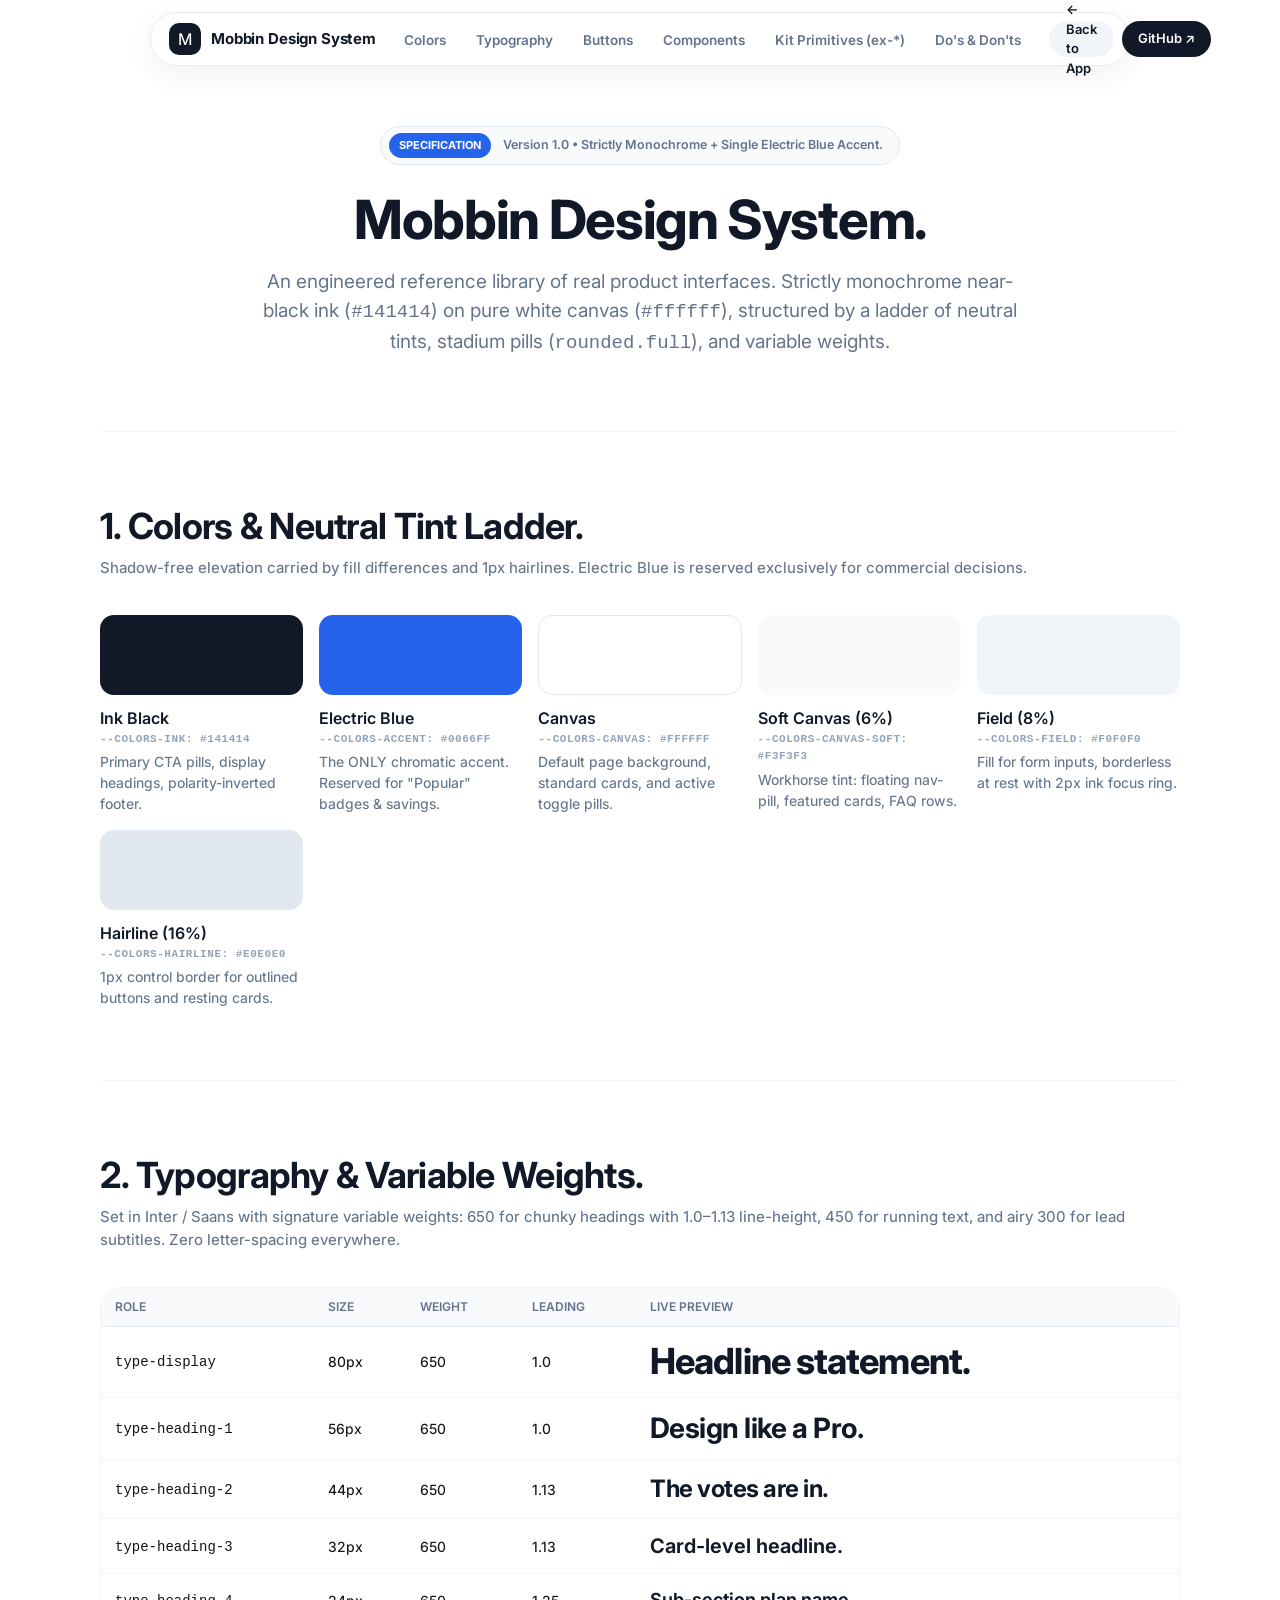
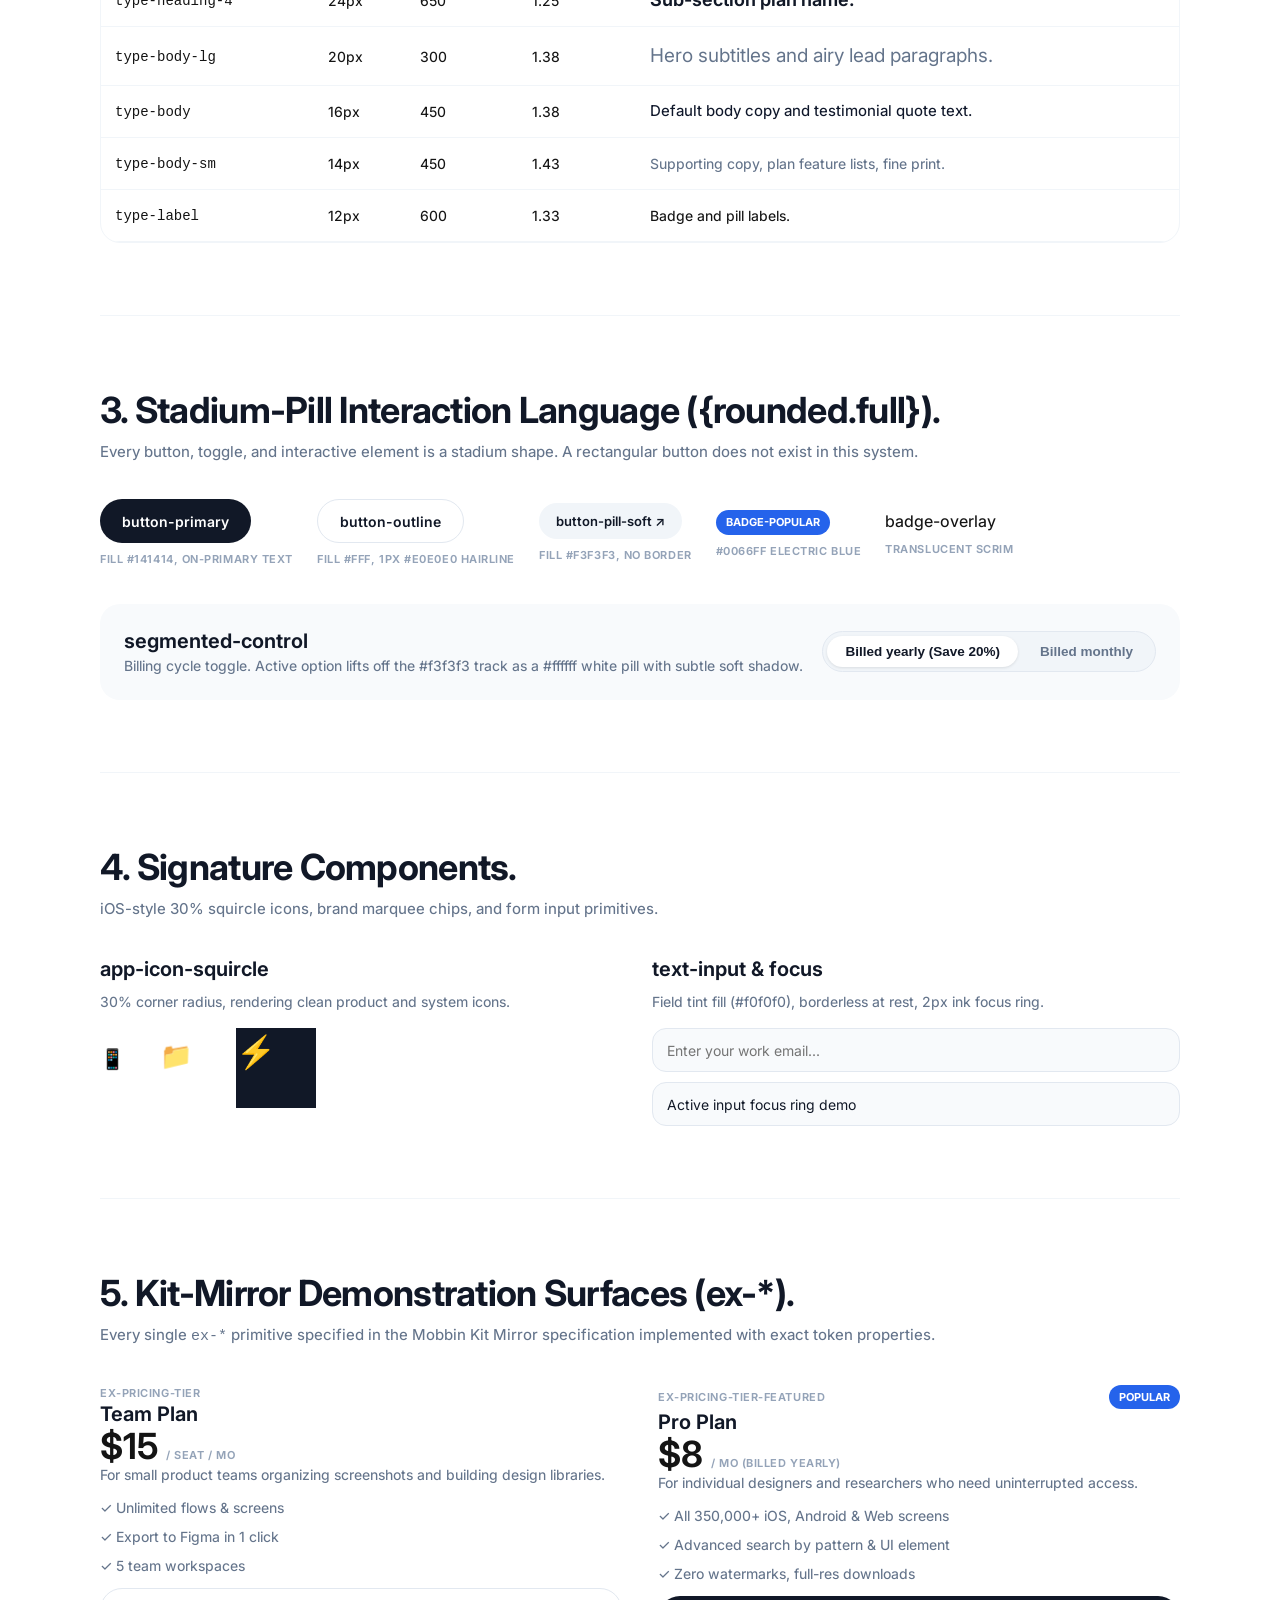
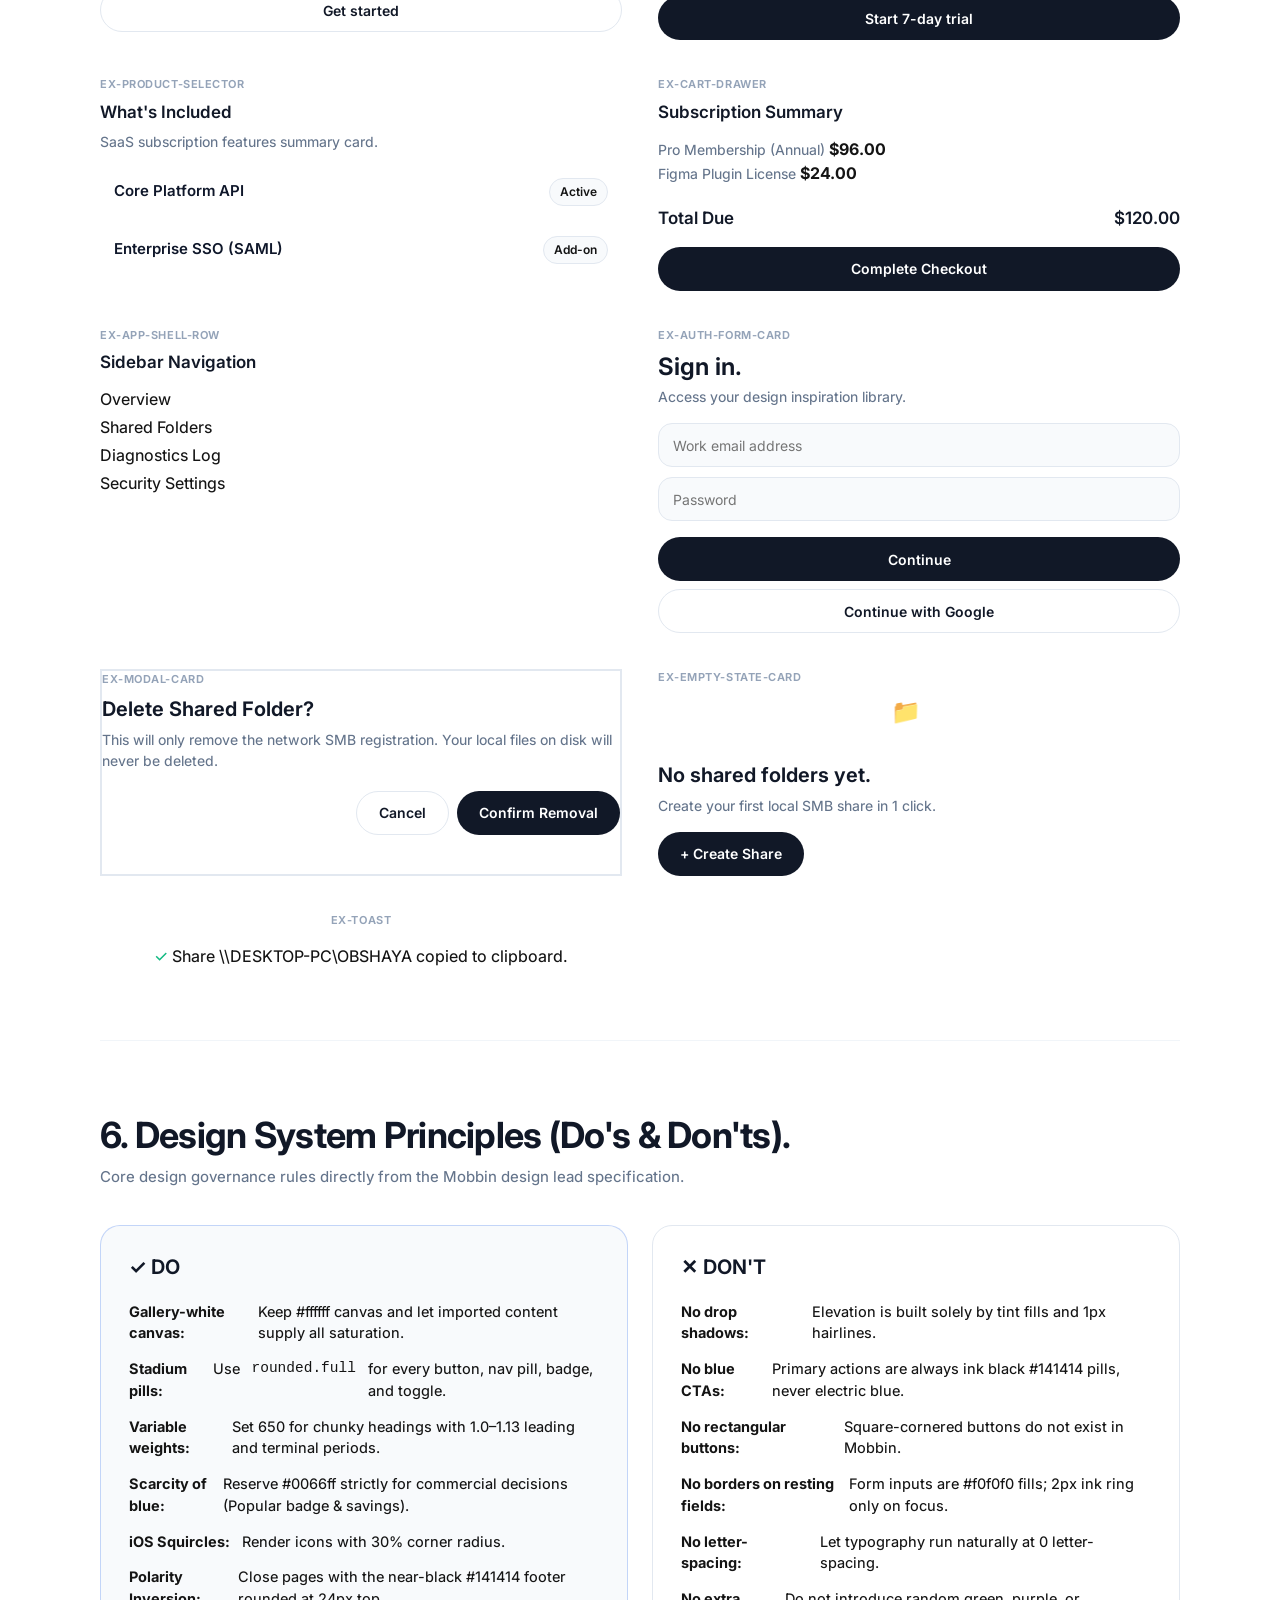
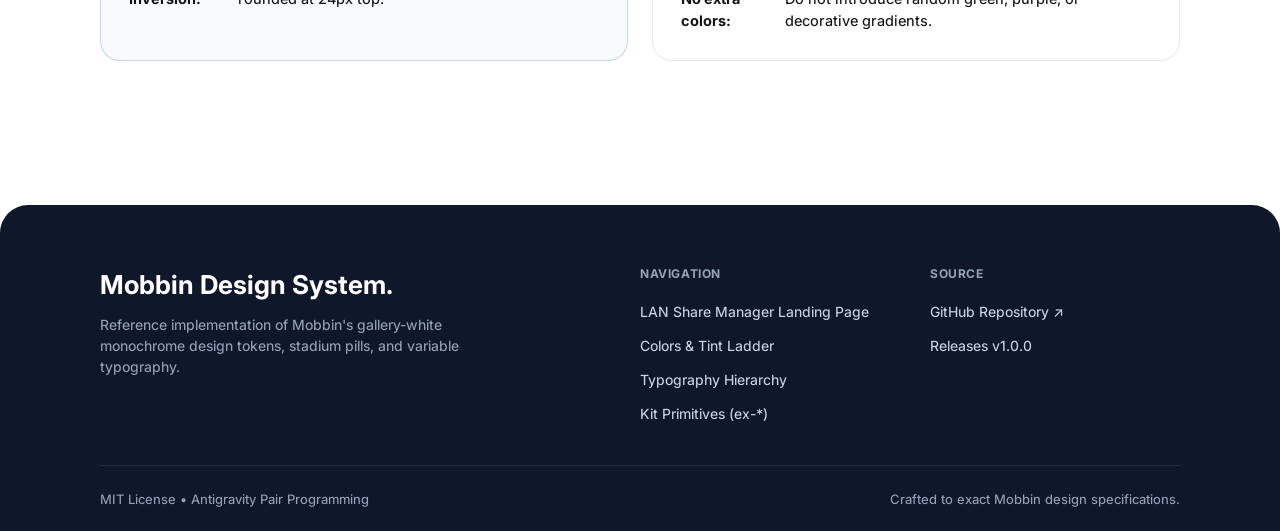
<file: docs/components.html>
<!DOCTYPE html>
<html lang="en">
<head>
  <meta charset="UTF-8">
  <meta name="viewport" content="width=device-width, initial-scale=1.0">
  <title>Mobbin Design System — Reference Kit & UI Component Showcase.</title>
  <meta name="description" content="Complete implementation of the Mobbin Design System specification: strictly monochrome palette, stadium-pill controls, 30% squircle icons, Saans/Inter variable weights (650/450/300), and all 10 ex-* demonstration surfaces.">

  <!-- Google Fonts: Inter & JetBrains Mono -->
  <link rel="preconnect" href="https://fonts.googleapis.com">
  <link rel="preconnect" href="https://fonts.gstatic.com" crossorigin>
  <link href="https://fonts.googleapis.com/css2?family=Inter:ital,opsz,wght@0,14..32,300..700;1,14..32,300..700&family=JetBrains+Mono:wght@400;500;600&display=swap" rel="stylesheet">

  <link rel="stylesheet" href="style.css?v=20260924-mobbin">
  <style>
    /* Direct fallback inline rules */
    html, body {
      background-color: #ffffff !important;
      color: #141414 !important;
    }
  </style>
</head>
<body>

  <!-- Floating Nav Pill -->
  <div class="nav-wrapper">
    <nav class="nav-pill">
      <a href="index.html" class="nav-brand">
        <div class="brand-squircle">M</div>
        <span class="nav-brand-title">Mobbin Design System</span>
      </a>

      <ul class="nav-links">
        <li><a href="#colors" class="nav-link">Colors</a></li>
        <li><a href="#typography" class="nav-link">Typography</a></li>
        <li><a href="#buttons" class="nav-link">Buttons</a></li>
        <li><a href="#components" class="nav-link">Components</a></li>
        <li><a href="#examples" class="nav-link">Kit Primitives (ex-*)</a></li>
        <li><a href="#rules" class="nav-link">Do's & Don'ts</a></li>
      </ul>

      <div class="nav-actions">
        <a href="index.html" class="button-pill-soft">← Back to App</a>
        <a href="https://github.com/Azamaperdeev05/lan-share-manager" target="_blank" class="button-primary" style="height: 36px; padding: 0 16px; font-size: 13px;">
          GitHub ↗
        </a>
      </div>
    </nav>
  </div>

  <main class="container section-gap">
    <!-- Header -->
    <section style="text-align: center; margin-bottom: var(--space-section);">
      <div class="hero-badge-pill">
        <span class="badge-popular" style="margin-right: 4px;">Specification</span>
        <span>Version 1.0 • Strictly Monochrome + Single Electric Blue Accent.</span>
      </div>

      <h1 class="type-display" style="margin-bottom: var(--space-md);">
        Mobbin Design System.
      </h1>

      <p class="type-body-lg" style="max-width: 760px; margin: 0 auto;">
        An engineered reference library of real product interfaces. Strictly monochrome near-black ink (<code>#141414</code>) on pure white canvas (<code>#ffffff</code>), structured by a ladder of neutral tints, stadium pills (<code>rounded.full</code>), and variable weights.
      </p>
    </section>

    <!-- 1. COLORS LADDER -->
    <section id="colors" class="section-gap" style="border-top: 1px solid var(--colors-hairline-soft);">
      <h2 class="type-heading-2" style="margin-bottom: var(--space-xs);">1. Colors & Neutral Tint Ladder.</h2>
      <p class="type-body" style="color: var(--colors-text-muted); margin-bottom: var(--space-xl);">
        Shadow-free elevation carried by fill differences and 1px hairlines. Electric Blue is reserved exclusively for commercial decisions.
      </p>

      <div style="display: grid; grid-template-columns: repeat(auto-fit, minmax(200px, 1fr)); gap: var(--space-md);">
        <!-- Ink Black -->
        <div class="card-flat">
          <div style="height: 80px; background-color: var(--colors-ink); border-radius: var(--rounded-sm); margin-bottom: 12px;"></div>
          <div class="type-title" style="font-size: 16px;">Ink Black</div>
          <div class="type-caption"><code>--colors-ink: #141414</code></div>
          <p class="type-body-sm" style="margin-top: 4px;">Primary CTA pills, display headings, polarity-inverted footer.</p>
        </div>

        <!-- Electric Blue -->
        <div class="card-flat">
          <div style="height: 80px; background-color: var(--colors-accent); border-radius: var(--rounded-sm); margin-bottom: 12px;"></div>
          <div class="type-title" style="font-size: 16px;">Electric Blue</div>
          <div class="type-caption"><code>--colors-accent: #0066ff</code></div>
          <p class="type-body-sm" style="margin-top: 4px;">The ONLY chromatic accent. Reserved for "Popular" badges & savings.</p>
        </div>

        <!-- Canvas -->
        <div class="card-flat">
          <div style="height: 80px; background-color: var(--colors-canvas); border: 1px solid var(--colors-hairline); border-radius: var(--rounded-sm); margin-bottom: 12px;"></div>
          <div class="type-title" style="font-size: 16px;">Canvas</div>
          <div class="type-caption"><code>--colors-canvas: #ffffff</code></div>
          <p class="type-body-sm" style="margin-top: 4px;">Default page background, standard cards, and active toggle pills.</p>
        </div>

        <!-- Soft Canvas -->
        <div class="card-flat">
          <div style="height: 80px; background-color: var(--colors-canvas-soft); border-radius: var(--rounded-sm); margin-bottom: 12px;"></div>
          <div class="type-title" style="font-size: 16px;">Soft Canvas (6%)</div>
          <div class="type-caption"><code>--colors-canvas-soft: #f3f3f3</code></div>
          <p class="type-body-sm" style="margin-top: 4px;">Workhorse tint: floating nav-pill, featured cards, FAQ rows.</p>
        </div>

        <!-- Field -->
        <div class="card-flat">
          <div style="height: 80px; background-color: var(--colors-field); border-radius: var(--rounded-sm); margin-bottom: 12px;"></div>
          <div class="type-title" style="font-size: 16px;">Field (8%)</div>
          <div class="type-caption"><code>--colors-field: #f0f0f0</code></div>
          <p class="type-body-sm" style="margin-top: 4px;">Fill for form inputs, borderless at rest with 2px ink focus ring.</p>
        </div>

        <!-- Hairline -->
        <div class="card-flat">
          <div style="height: 80px; background-color: var(--colors-hairline); border-radius: var(--rounded-sm); margin-bottom: 12px;"></div>
          <div class="type-title" style="font-size: 16px;">Hairline (16%)</div>
          <div class="type-caption"><code>--colors-hairline: #e0e0e0</code></div>
          <p class="type-body-sm" style="margin-top: 4px;">1px control border for outlined buttons and resting cards.</p>
        </div>
      </div>
    </section>

    <!-- 2. TYPOGRAPHY SCALE -->
    <section id="typography" class="section-gap" style="border-top: 1px solid var(--colors-hairline-soft);">
      <h2 class="type-heading-2" style="margin-bottom: var(--space-xs);">2. Typography & Variable Weights.</h2>
      <p class="type-body" style="color: var(--colors-text-muted); margin-bottom: var(--space-xl);">
        Set in Inter / Saans with signature variable weights: 650 for chunky headings with 1.0–1.13 line-height, 450 for running text, and airy 300 for lead subtitles. Zero letter-spacing everywhere.
      </p>

      <div style="border: 1px solid var(--colors-hairline-soft); border-radius: var(--rounded-md); overflow: hidden;">
        <table class="ex-table">
          <thead>
            <tr>
              <th>Role</th>
              <th>Size</th>
              <th>Weight</th>
              <th>Leading</th>
              <th>Live Preview</th>
            </tr>
          </thead>
          <tbody>
            <tr>
              <td><code>type-display</code></td>
              <td>80px</td>
              <td>650</td>
              <td>1.0</td>
              <td><span class="type-display" style="font-size: 36px;">Headline statement.</span></td>
            </tr>
            <tr>
              <td><code>type-heading-1</code></td>
              <td>56px</td>
              <td>650</td>
              <td>1.0</td>
              <td><span class="type-heading-1" style="font-size: 28px;">Design like a Pro.</span></td>
            </tr>
            <tr>
              <td><code>type-heading-2</code></td>
              <td>44px</td>
              <td>650</td>
              <td>1.13</td>
              <td><span class="type-heading-2" style="font-size: 24px;">The votes are in.</span></td>
            </tr>
            <tr>
              <td><code>type-heading-3</code></td>
              <td>32px</td>
              <td>650</td>
              <td>1.13</td>
              <td><span class="type-heading-3" style="font-size: 20px;">Card-level headline.</span></td>
            </tr>
            <tr>
              <td><code>type-heading-4</code></td>
              <td>24px</td>
              <td>650</td>
              <td>1.25</td>
              <td><span class="type-heading-4" style="font-size: 18px;">Sub-section plan name.</span></td>
            </tr>
            <tr>
              <td><code>type-body-lg</code></td>
              <td>20px</td>
              <td>300</td>
              <td>1.38</td>
              <td><span class="type-body-lg">Hero subtitles and airy lead paragraphs.</span></td>
            </tr>
            <tr>
              <td><code>type-body</code></td>
              <td>16px</td>
              <td>450</td>
              <td>1.38</td>
              <td><span class="type-body">Default body copy and testimonial quote text.</span></td>
            </tr>
            <tr>
              <td><code>type-body-sm</code></td>
              <td>14px</td>
              <td>450</td>
              <td>1.43</td>
              <td><span class="type-body-sm">Supporting copy, plan feature lists, fine print.</span></td>
            </tr>
            <tr>
              <td><code>type-label</code></td>
              <td>12px</td>
              <td>600</td>
              <td>1.33</td>
              <td><span class="type-label">Badge and pill labels.</span></td>
            </tr>
          </tbody>
        </table>
      </div>
    </section>

    <!-- 3. BUTTONS & CONTROLS -->
    <section id="buttons" class="section-gap" style="border-top: 1px solid var(--colors-hairline-soft);">
      <h2 class="type-heading-2" style="margin-bottom: var(--space-xs);">3. Stadium-Pill Interaction Language ({rounded.full}).</h2>
      <p class="type-body" style="color: var(--colors-text-muted); margin-bottom: var(--space-xl);">
        Every button, toggle, and interactive element is a stadium shape. A rectangular button does not exist in this system.
      </p>

      <div style="display: flex; gap: var(--space-lg); flex-wrap: wrap; align-items: center; margin-bottom: var(--space-xl);">
        <div>
          <button class="button-primary">button-primary</button>
          <div class="type-caption" style="margin-top: 8px;">Fill #141414, on-primary text</div>
        </div>

        <div>
          <button class="button-outline">button-outline</button>
          <div class="type-caption" style="margin-top: 8px;">Fill #fff, 1px #e0e0e0 hairline</div>
        </div>

        <div>
          <button class="button-pill-soft">button-pill-soft ↗</button>
          <div class="type-caption" style="margin-top: 8px;">Fill #f3f3f3, no border</div>
        </div>

        <div>
          <span class="badge-popular">badge-popular</span>
          <div class="type-caption" style="margin-top: 8px;">#0066ff Electric Blue</div>
        </div>

        <div>
          <span class="badge-overlay">badge-overlay</span>
          <div class="type-caption" style="margin-top: 8px;">Translucent Scrim</div>
        </div>
      </div>

      <!-- Segmented Control Demo -->
      <div style="background-color: var(--colors-canvas-soft); padding: var(--space-lg); border-radius: var(--rounded-md); display: flex; align-items: center; justify-content: space-between; flex-wrap: gap: 16px;">
        <div>
          <h4 class="type-heading-4">segmented-control</h4>
          <p class="type-body-sm">Billing cycle toggle. Active option lifts off the #f3f3f3 track as a #ffffff white pill with subtle soft shadow.</p>
        </div>
        <div class="segmented-control">
          <button class="segmented-item active">Billed yearly (Save 20%)</button>
          <button class="segmented-item">Billed monthly</button>
        </div>
      </div>
    </section>

    <!-- 4. SIGNATURE COMPONENTS -->
    <section id="components" class="section-gap" style="border-top: 1px solid var(--colors-hairline-soft);">
      <h2 class="type-heading-2" style="margin-bottom: var(--space-xs);">4. Signature Components.</h2>
      <p class="type-body" style="color: var(--colors-text-muted); margin-bottom: var(--space-xl);">
        iOS-style 30% squircle icons, brand marquee chips, and form input primitives.
      </p>

      <div style="display: grid; grid-template-columns: repeat(auto-fit, minmax(280px, 1fr)); gap: var(--space-lg);">
        <!-- App Icon Squircles -->
        <div class="card-flat">
          <h4 class="type-heading-4" style="margin-bottom: 8px;">app-icon-squircle</h4>
          <p class="type-body-sm" style="margin-bottom: 16px;">30% corner radius, rendering clean product and system icons.</p>
          <div style="display: flex; gap: 12px; align-items: center;">
            <div class="app-icon-squircle" style="width: 48px; height: 48px; font-size: 20px;">📱</div>
            <div class="app-icon-squircle" style="width: 64px; height: 64px; font-size: 26px;">📁</div>
            <div class="app-icon-squircle" style="width: 80px; height: 80px; font-size: 32px; background-color: var(--colors-ink); color: #fff;">⚡</div>
          </div>
        </div>

        <!-- Form Input -->
        <div class="card-flat">
          <h4 class="type-heading-4" style="margin-bottom: 8px;">text-input & focus</h4>
          <p class="type-body-sm" style="margin-bottom: 16px;">Field tint fill (#f0f0f0), borderless at rest, 2px ink focus ring.</p>
          <div style="display: flex; flex-direction: column; gap: 10px;">
            <input type="text" class="text-input" placeholder="Enter your work email...">
            <input type="text" class="text-input" value="Active input focus ring demo">
          </div>
        </div>
      </div>
    </section>

    <!-- 5. KIT-MIRROR DEMONSTRATION SURFACES (ALL 10 EX-* SURFACES) -->
    <section id="examples" class="section-gap" style="border-top: 1px solid var(--colors-hairline-soft);">
      <h2 class="type-heading-2" style="margin-bottom: var(--space-xs);">5. Kit-Mirror Demonstration Surfaces (ex-*).</h2>
      <p class="type-body" style="color: var(--colors-text-muted); margin-bottom: var(--space-xl);">
        Every single <code>ex-*</code> primitive specified in the Mobbin Kit Mirror specification implemented with exact token properties.
      </p>

      <div style="display: grid; grid-template-columns: repeat(auto-fit, minmax(340px, 1fr)); gap: var(--space-xl);">

        <!-- 1. ex-pricing-tier -->
        <div class="ex-pricing-tier">
          <div class="type-caption">EX-PRICING-TIER</div>
          <h3 class="type-heading-4">Team Plan</h3>
          <div style="font-size: 36px; font-weight: 650; line-height: 1.0;">$15 <span class="type-caption">/ seat / mo</span></div>
          <p class="type-body-sm">For small product teams organizing screenshots and building design libraries.</p>
          <ul class="type-body-sm" style="list-style: none; display: flex; flex-direction: column; gap: 8px; margin: 12px 0;">
            <li>✓ Unlimited flows & screens</li>
            <li>✓ Export to Figma in 1 click</li>
            <li>✓ 5 team workspaces</li>
          </ul>
          <button class="button-outline" style="width: 100%;">Get started</button>
        </div>

        <!-- 2. ex-pricing-tier-featured -->
        <div class="ex-pricing-tier-featured">
          <div style="display: flex; justify-content: space-between; align-items: center;">
            <div class="type-caption">EX-PRICING-TIER-FEATURED</div>
            <span class="badge-popular">Popular</span>
          </div>
          <h3 class="type-heading-4">Pro Plan</h3>
          <div style="font-size: 36px; font-weight: 650; line-height: 1.0;">$8 <span class="type-caption">/ mo (billed yearly)</span></div>
          <p class="type-body-sm">For individual designers and researchers who need uninterrupted access.</p>
          <ul class="type-body-sm" style="list-style: none; display: flex; flex-direction: column; gap: 8px; margin: 12px 0;">
            <li>✓ All 350,000+ iOS, Android & Web screens</li>
            <li>✓ Advanced search by pattern & UI element</li>
            <li>✓ Zero watermarks, full-res downloads</li>
          </ul>
          <button class="button-primary" style="width: 100%;">Start 7-day trial</button>
        </div>

        <!-- 3. ex-product-selector -->
        <div class="ex-product-selector">
          <div class="type-caption" style="margin-bottom: 8px;">EX-PRODUCT-SELECTOR</div>
          <h4 class="type-title" style="margin-bottom: 6px;">What's Included</h4>
          <p class="type-body-sm" style="margin-bottom: 16px;">SaaS subscription features summary card.</p>
          <div style="display: flex; flex-direction: column; gap: 10px;">
            <div style="display: flex; align-items: center; justify-content: space-between; background: #fff; padding: 10px 14px; border-radius: var(--rounded-sm);">
              <span class="type-body" style="font-weight: 600;">Core Platform API</span>
              <span class="badge-soft">Active</span>
            </div>
            <div style="display: flex; align-items: center; justify-content: space-between; background: #fff; padding: 10px 14px; border-radius: var(--rounded-sm);">
              <span class="type-body" style="font-weight: 600;">Enterprise SSO (SAML)</span>
              <span class="badge-soft">Add-on</span>
            </div>
          </div>
        </div>

        <!-- 4. ex-cart-drawer -->
        <div class="ex-cart-drawer">
          <div class="type-caption" style="margin-bottom: 8px;">EX-CART-DRAWER</div>
          <h4 class="type-title" style="margin-bottom: 12px;">Subscription Summary</h4>
          <div class="ex-cart-item">
            <span class="type-body-sm">Pro Membership (Annual)</span>
            <strong>$96.00</strong>
          </div>
          <div class="ex-cart-item">
            <span class="type-body-sm">Figma Plugin License</span>
            <strong>$24.00</strong>
          </div>
          <div style="display: flex; justify-content: space-between; padding-top: 14px; margin-top: 8px;">
            <span class="type-title">Total Due</span>
            <span class="type-title">$120.00</span>
          </div>
          <button class="button-primary" style="width: 100%; margin-top: 16px;">Complete Checkout</button>
        </div>

        <!-- 5. ex-app-shell-row -->
        <div class="card-flat">
          <div class="type-caption" style="margin-bottom: 8px;">EX-APP-SHELL-ROW</div>
          <h4 class="type-title" style="margin-bottom: 12px;">Sidebar Navigation</h4>
          <div style="display: flex; flex-direction: column; gap: 4px;">
            <div class="ex-app-shell-row active">
              <span>Overview</span>
            </div>
            <div class="ex-app-shell-row">
              <span>Shared Folders</span>
            </div>
            <div class="ex-app-shell-row">
              <span>Diagnostics Log</span>
            </div>
            <div class="ex-app-shell-row">
              <span>Security Settings</span>
            </div>
          </div>
        </div>

        <!-- 6. ex-auth-form-card -->
        <div class="ex-auth-form-card">
          <div class="type-caption" style="margin-bottom: 8px;">EX-AUTH-FORM-CARD</div>
          <h4 class="type-heading-3" style="font-size: 24px; margin-bottom: 4px;">Sign in.</h4>
          <p class="type-body-sm" style="margin-bottom: 16px;">Access your design inspiration library.</p>
          <div style="display: flex; flex-direction: column; gap: 10px; margin-bottom: 16px;">
            <input type="email" class="text-input" placeholder="Work email address">
            <input type="password" class="text-input" placeholder="Password">
          </div>
          <button class="button-primary" style="width: 100%; margin-bottom: 8px;">Continue</button>
          <button class="button-outline" style="width: 100%;">Continue with Google</button>
        </div>

        <!-- 7. ex-modal-card -->
        <div class="card-flat" style="border: 2px solid var(--colors-hairline);">
          <div class="type-caption" style="margin-bottom: 8px;">EX-MODAL-CARD</div>
          <h4 class="type-heading-4" style="margin-bottom: 6px;">Delete Shared Folder?</h4>
          <p class="type-body-sm" style="margin-bottom: 20px;">
            This will only remove the network SMB registration. Your local files on disk will never be deleted.
          </p>
          <div style="display: flex; justify-content: flex-end; gap: 8px;">
            <button class="button-outline">Cancel</button>
            <button class="button-primary">Confirm Removal</button>
          </div>
        </div>

        <!-- 8. ex-empty-state-card -->
        <div class="ex-empty-state-card">
          <div class="type-caption" style="margin-bottom: 8px;">EX-EMPTY-STATE-CARD</div>
          <div class="app-icon-squircle" style="width: 56px; height: 56px; margin: 0 auto 12px auto; font-size: 24px;">📁</div>
          <h4 class="type-heading-4" style="margin-bottom: 6px;">No shared folders yet.</h4>
          <p class="type-body-sm" style="margin-bottom: 16px;">Create your first local SMB share in 1 click.</p>
          <button class="button-primary">+ Create Share</button>
        </div>

        <!-- 9. ex-toast -->
        <div class="card-flat" style="display: flex; flex-direction: column; justify-content: center; align-items: center; text-align: center;">
          <div class="type-caption" style="margin-bottom: 16px;">EX-TOAST</div>
          <div class="ex-toast">
            <span style="color: #10B981;">✓</span> Share \\DESKTOP-PC\OBSHAYA copied to clipboard.
          </div>
        </div>
      </div>
    </section>

    <!-- 6. DO'S AND DON'TS -->
    <section id="rules" class="section-gap" style="border-top: 1px solid var(--colors-hairline-soft);">
      <h2 class="type-heading-2" style="margin-bottom: var(--space-xs);">6. Design System Principles (Do's & Don'ts).</h2>
      <p class="type-body" style="color: var(--colors-text-muted); margin-bottom: var(--space-xl);">
        Core design governance rules directly from the Mobbin design lead specification.
      </p>

      <div class="comparison-grid">
        <div class="compare-card-good">
          <h3 class="type-heading-4" style="margin-bottom: 16px;">✓ DO</h3>
          <ul class="compare-list">
            <li class="compare-item"><strong>Gallery-white canvas:</strong> Keep #ffffff canvas and let imported content supply all saturation.</li>
            <li class="compare-item"><strong>Stadium pills:</strong> Use <code>rounded.full</code> for every button, nav pill, badge, and toggle.</li>
            <li class="compare-item"><strong>Variable weights:</strong> Set 650 for chunky headings with 1.0–1.13 leading and terminal periods.</li>
            <li class="compare-item"><strong>Scarcity of blue:</strong> Reserve #0066ff strictly for commercial decisions (Popular badge & savings).</li>
            <li class="compare-item"><strong>iOS Squircles:</strong> Render icons with 30% corner radius.</li>
            <li class="compare-item"><strong>Polarity Inversion:</strong> Close pages with the near-black #141414 footer rounded at 24px top.</li>
          </ul>
        </div>

        <div class="compare-card-bad">
          <h3 class="type-heading-4" style="margin-bottom: 16px;">✕ DON'T</h3>
          <ul class="compare-list">
            <li class="compare-item"><strong>No drop shadows:</strong> Elevation is built solely by tint fills and 1px hairlines.</li>
            <li class="compare-item"><strong>No blue CTAs:</strong> Primary actions are always ink black #141414 pills, never electric blue.</li>
            <li class="compare-item"><strong>No rectangular buttons:</strong> Square-cornered buttons do not exist in Mobbin.</li>
            <li class="compare-item"><strong>No borders on resting fields:</strong> Form inputs are #f0f0f0 fills; 2px ink ring only on focus.</li>
            <li class="compare-item"><strong>No letter-spacing:</strong> Let typography run naturally at 0 letter-spacing.</li>
            <li class="compare-item"><strong>No extra colors:</strong> Do not introduce random green, purple, or decorative gradients.</li>
          </ul>
        </div>
      </div>
    </section>
  </main>

  <!-- Full-bleed Near-Black Footer with 24px Rounded Top Corners -->
  <footer class="footer-band">
    <div class="container">
      <div class="footer-grid">
        <div>
          <div class="footer-wordmark">Mobbin Design System.</div>
          <p class="footer-tagline">
            Reference implementation of Mobbin's gallery-white monochrome design tokens, stadium pills, and variable typography.
          </p>
        </div>

        <div>
          <div class="footer-col-title">Navigation</div>
          <ul class="footer-links">
            <li><a href="index.html">LAN Share Manager Landing Page</a></li>
            <li><a href="#colors">Colors & Tint Ladder</a></li>
            <li><a href="#typography">Typography Hierarchy</a></li>
            <li><a href="#examples">Kit Primitives (ex-*)</a></li>
          </ul>
        </div>

        <div>
          <div class="footer-col-title">Source</div>
          <ul class="footer-links">
            <li><a href="https://github.com/Azamaperdeev05/lan-share-manager" target="_blank">GitHub Repository ↗</a></li>
            <li><a href="https://github.com/Azamaperdeev05/lan-share-manager/releases" target="_blank">Releases v1.0.0</a></li>
          </ul>
        </div>
      </div>

      <div class="footer-bottom">
        <div>MIT License • Antigravity Pair Programming</div>
        <div>Crafted to exact Mobbin design specifications.</div>
      </div>
    </div>
  </footer>

  <script src="script.js"></script>
</body>
</html>
</file>
<file: docs/style.css>
/* ==========================================================================
   LAN Share Manager — Modern, High-Performance Design System
   Sleek Gallery Aesthetics • Stadium-Pill Controls • Variable Typography
   ========================================================================== */

:root {
  /* Brand & Core Ink Palette */
  --colors-ink: #111827;
  --colors-ink-soft: #1f2937;
  --colors-accent: #2563eb;
  --colors-accent-hover: #1d4ed8;
  --colors-accent-light: #eff6ff;
  --colors-on-primary: #ffffff;

  /* Surfaces & Tint Ladder */
  --colors-canvas: #ffffff;
  --colors-canvas-soft: #f8fafc;
  --colors-field: #f1f5f9;
  --colors-hairline-soft: #f1f5f9;
  --colors-hairline: #e2e8f0;
  --colors-hairline-dark: #cbd5e1;

  /* Text Colors */
  --colors-text-main: #0f172a;
  --colors-text-muted: #64748b;
  --colors-text-faint: #94a3b8;

  /* Typography */
  --font-sans: 'Inter', -apple-system, BlinkMacSystemFont, "Segoe UI", Roboto, sans-serif;
  --font-mono: 'JetBrains Mono', Consolas, "Fira Code", monospace;

  /* Border Radii */
  --rounded-none: 0px;
  --rounded-xs: 8px;
  --rounded-sm: 14px;
  --rounded-md: 20px;
  --rounded-lg: 28px;
  --rounded-full: 9999px;
  --radius-squircle: 28%;

  /* Spacing Scale */
  --space-xxs: 4px;
  --space-xs: 8px;
  --space-sm: 12px;
  --space-md: 16px;
  --space-lg: 24px;
  --space-xl: 36px;
  --space-xxl: 54px;
  --space-section: 72px;

  /* Elevation */
  --shadow-sm: 0 1px 2px rgba(0, 0, 0, 0.04);
  --shadow-md: 0 4px 16px rgba(0, 0, 0, 0.06);
  --shadow-lg: 0 12px 36px rgba(0, 0, 0, 0.08);
  --shadow-active-pill: 0 2px 8px rgba(0, 0, 0, 0.08);

  /* Transitions */
  --transition-fast: 0.15s ease;
  --transition-smooth: 0.25s cubic-bezier(0.16, 1, 0.3, 1);
}

/* Base Reset */
*, *::before, *::after {
  box-sizing: border-box;
  margin: 0;
  padding: 0;
}

html {
  scroll-behavior: smooth;
  background-color: var(--colors-canvas);
  color: var(--colors-text-main);
  font-family: var(--font-sans);
  -webkit-font-smoothing: antialiased;
  -moz-osx-font-smoothing: grayscale;
}

body {
  background-color: var(--colors-canvas);
  color: var(--colors-text-main);
  line-height: 1.5;
  font-weight: 450;
  min-height: 100vh;
  display: flex;
  flex-direction: column;
}

/* Sections & Containers */
.container {
  width: 100%;
  max-width: 1120px;
  margin: 0 auto;
  padding: 0 20px;
}

.container-narrow {
  width: 100%;
  max-width: 800px;
  margin: 0 auto;
  padding: 0 20px;
}

.section-gap {
  padding-top: var(--space-section);
  padding-bottom: var(--space-section);
  scroll-margin-top: 80px;
}

/* ==========================================================================
   TYPOGRAPHY
   ========================================================================== */

.type-display {
  font-size: clamp(34px, 4.4vw, 54px);
  font-weight: 750;
  line-height: 1.15;
  letter-spacing: -0.025em;
  color: var(--colors-ink);
}

.type-heading-1 {
  font-size: clamp(30px, 3.8vw, 44px);
  font-weight: 700;
  line-height: 1.2;
  letter-spacing: -0.02em;
  color: var(--colors-ink);
}

.type-heading-2 {
  font-size: clamp(24px, 3vw, 36px);
  font-weight: 700;
  line-height: 1.25;
  letter-spacing: -0.02em;
  color: var(--colors-ink);
}

.type-heading-3 {
  font-size: 26px;
  font-weight: 650;
  line-height: 1.3;
  color: var(--colors-ink);
}

.type-heading-4 {
  font-size: 20px;
  font-weight: 650;
  line-height: 1.35;
  color: var(--colors-ink);
}

.type-title {
  font-size: 17px;
  font-weight: 600;
  line-height: 1.4;
  color: var(--colors-ink);
}

.type-body-lg {
  font-size: clamp(16px, 1.8vw, 19px);
  font-weight: 400;
  line-height: 1.55;
  color: var(--colors-text-muted);
}

.type-body {
  font-size: 15px;
  font-weight: 450;
  line-height: 1.5;
  color: var(--colors-text-main);
}

.type-body-sm {
  font-size: 14px;
  font-weight: 450;
  line-height: 1.5;
  color: var(--colors-text-muted);
}

.type-caption {
  font-size: 11px;
  font-weight: 650;
  text-transform: uppercase;
  letter-spacing: 0.05em;
  color: var(--colors-text-faint);
}

/* ==========================================================================
   BUTTONS & STADIUM PILLS
   ========================================================================== */

.button-primary {
  display: inline-flex;
  align-items: center;
  justify-content: center;
  gap: var(--space-xs);
  height: 44px;
  padding: 0 22px;
  border-radius: var(--rounded-full);
  background-color: var(--colors-ink);
  color: var(--colors-on-primary) !important;
  font-family: var(--font-sans);
  font-size: 14px;
  font-weight: 600;
  text-decoration: none;
  border: none;
  cursor: pointer;
  transition: var(--transition-fast);
  white-space: nowrap;
}

.button-primary:hover {
  background-color: var(--colors-ink-soft);
  transform: translateY(-1px);
  box-shadow: 0 4px 12px rgba(17, 24, 39, 0.15);
}

.button-outline {
  display: inline-flex;
  align-items: center;
  justify-content: center;
  gap: var(--space-xs);
  height: 44px;
  padding: 0 22px;
  border-radius: var(--rounded-full);
  background-color: var(--colors-canvas);
  color: var(--colors-ink) !important;
  border: 1px solid var(--colors-hairline);
  font-family: var(--font-sans);
  font-size: 14px;
  font-weight: 600;
  text-decoration: none;
  cursor: pointer;
  transition: var(--transition-fast);
  white-space: nowrap;
}

.button-outline:hover {
  border-color: var(--colors-ink);
  background-color: var(--colors-canvas-soft);
  transform: translateY(-1px);
}

.button-pill-soft {
  display: inline-flex;
  align-items: center;
  justify-content: center;
  gap: var(--space-xs);
  height: 36px;
  padding: 0 16px;
  border-radius: var(--rounded-full);
  background-color: var(--colors-field);
  color: var(--colors-ink) !important;
  font-family: var(--font-sans);
  font-size: 13px;
  font-weight: 600;
  text-decoration: none;
  border: 1px solid transparent;
  cursor: pointer;
  transition: var(--transition-fast);
}

.button-pill-soft:hover {
  background-color: #e2e8f0;
  border-color: var(--colors-hairline);
}

/* ==========================================================================
   NAVIGATION BAR
   ========================================================================== */

.nav-wrapper {
  position: sticky;
  top: 12px;
  z-index: 1000;
  width: 100%;
  display: flex;
  justify-content: center;
  padding: 0 16px;
}

.nav-pill {
  display: flex;
  align-items: center;
  justify-content: space-between;
  gap: 16px;
  background: rgba(255, 255, 255, 0.92);
  backdrop-filter: blur(20px);
  -webkit-backdrop-filter: blur(20px);
  padding: 8px 10px 8px 18px;
  border-radius: var(--rounded-full);
  width: 100%;
  max-width: 980px;
  border: 1px solid rgba(0, 0, 0, 0.08);
  box-shadow: 0 8px 30px rgba(0, 0, 0, 0.06);
}

.nav-brand {
  display: flex;
  align-items: center;
  gap: 10px;
  text-decoration: none;
  color: var(--colors-ink);
}

.brand-squircle {
  width: 32px;
  height: 32px;
  border-radius: 10px;
  background: var(--colors-ink);
  color: #fff;
  display: flex;
  align-items: center;
  justify-content: center;
  font-size: 16px;
  flex-shrink: 0;
}

.nav-brand-title {
  font-size: 15px;
  font-weight: 700;
  letter-spacing: -0.01em;
  white-space: nowrap;
}

.nav-links {
  display: flex;
  align-items: center;
  gap: 6px;
  list-style: none;
}

.nav-link {
  font-size: 13.5px;
  font-weight: 600;
  color: var(--colors-text-muted);
  text-decoration: none;
  padding: 6px 12px;
  border-radius: var(--rounded-full);
  transition: var(--transition-fast);
  white-space: nowrap;
}

.nav-link:hover {
  color: var(--colors-ink);
  background-color: var(--colors-field);
}

.nav-link.highlight {
  color: var(--colors-ink);
  background-color: var(--colors-field);
  border: 1px solid var(--colors-hairline);
}

.nav-actions {
  display: flex;
  align-items: center;
  gap: 8px;
}

/* Language Switcher */
.lang-selector {
  display: flex;
  background-color: var(--colors-field);
  padding: 3px;
  border-radius: var(--rounded-full);
  border: 1px solid var(--colors-hairline);
}

.lang-btn {
  border: none;
  background: transparent;
  padding: 4px 10px;
  font-size: 12px;
  font-weight: 700;
  border-radius: var(--rounded-full);
  color: var(--colors-text-muted);
  cursor: pointer;
  transition: var(--transition-fast);
}

.lang-btn:hover {
  color: var(--colors-ink);
}

.lang-btn.active {
  background-color: var(--colors-canvas);
  color: var(--colors-ink);
  box-shadow: 0 1px 3px rgba(0, 0, 0, 0.1);
}

/* ==========================================================================
   HERO SECTION
   ========================================================================== */

.hero {
  padding-top: 48px;
  padding-bottom: 32px;
  text-align: center;
}

.hero-badge-pill {
  display: inline-flex;
  align-items: center;
  gap: 8px;
  padding: 6px 16px 6px 8px;
  border-radius: var(--rounded-full);
  background-color: var(--colors-canvas-soft);
  border: 1px solid var(--colors-hairline);
  font-size: 12.5px;
  font-weight: 600;
  color: var(--colors-text-muted);
  margin-bottom: 24px;
}

.hero-title {
  margin: 0 auto 18px auto;
  max-width: 860px;
}

.hero-subtitle {
  margin: 0 auto 28px auto;
  max-width: 680px;
}

/* Quick Terminal Launcher */
.terminal-launcher-pill {
  display: inline-flex;
  align-items: center;
  justify-content: space-between;
  gap: 16px;
  background: #0f172a;
  border: 1px solid #1e293b;
  padding: 8px 8px 8px 20px;
  border-radius: var(--rounded-full);
  margin: 0 auto 28px auto;
  box-shadow: 0 10px 25px rgba(15, 23, 42, 0.12);
  max-width: 580px;
  width: 100%;
}

.terminal-pill-code {
  font-family: var(--font-mono);
  font-size: 13.5px;
  color: #f8fafc;
  display: flex;
  align-items: center;
  overflow: hidden;
  text-overflow: ellipsis;
  white-space: nowrap;
}

.terminal-pill-code .prompt {
  color: #10b981;
  font-weight: 700;
  margin-right: 8px;
}

.copy-pill-btn {
  height: 36px;
  padding: 0 16px;
  border-radius: var(--rounded-full);
  background-color: #1e293b;
  color: #ffffff;
  border: 1px solid #334155;
  font-size: 13px;
  font-weight: 600;
  cursor: pointer;
  transition: var(--transition-fast);
  display: flex;
  align-items: center;
  gap: 6px;
  white-space: nowrap;
}

.copy-pill-btn:hover {
  background-color: #334155;
}

.copy-pill-btn.copied {
  background-color: #059669;
  border-color: #10b981;
}

.hero-cta-group {
  display: flex;
  justify-content: center;
  align-items: center;
  gap: 12px;
  flex-wrap: wrap;
}

/* Marquee tech chips */
.brand-marquee-strip {
  display: flex;
  justify-content: center;
  align-items: center;
  gap: 12px;
  flex-wrap: wrap;
  padding: 24px 0;
  border-top: 1px solid var(--colors-hairline-soft);
  border-bottom: 1px solid var(--colors-hairline-soft);
  margin: 36px 0;
}

.brand-chip {
  display: inline-flex;
  align-items: center;
  gap: 8px;
  padding: 6px 14px;
  background-color: var(--colors-canvas-soft);
  border: 1px solid var(--colors-hairline);
  border-radius: var(--rounded-full);
  font-size: 13px;
  font-weight: 600;
  color: var(--colors-text-muted);
}

/* ==========================================================================
   SHOWCASE SECTION & MOCKUP
   ========================================================================== */

.segmented-control {
  display: inline-flex;
  background-color: var(--colors-field);
  padding: 4px;
  border-radius: var(--rounded-full);
  border: 1px solid var(--colors-hairline);
  gap: 4px;
  flex-wrap: wrap;
}

.segmented-item {
  border: none;
  background: transparent;
  padding: 8px 18px;
  border-radius: var(--rounded-full);
  font-size: 13.5px;
  font-weight: 600;
  color: var(--colors-text-muted);
  cursor: pointer;
  transition: var(--transition-fast);
}

.segmented-item:hover {
  color: var(--colors-ink);
}

.segmented-item.active {
  background-color: var(--colors-canvas);
  color: var(--colors-ink);
  box-shadow: 0 1px 3px rgba(0, 0, 0, 0.1);
}

.showcase-frame {
  background-color: var(--colors-canvas);
  border: 1px solid var(--colors-hairline);
  border-radius: var(--rounded-md);
  padding: 24px;
  box-shadow: var(--shadow-md);
  margin-top: 24px;
}

.mockup-inner-window {
  background-color: var(--colors-canvas);
  border: 1px solid var(--colors-hairline);
  border-radius: var(--rounded-sm);
  overflow: hidden;
  box-shadow: var(--shadow-sm);
}

.mockup-titlebar {
  background-color: var(--colors-canvas-soft);
  padding: 12px 18px;
  display: flex;
  align-items: center;
  justify-content: space-between;
  border-bottom: 1px solid var(--colors-hairline);
  font-size: 13px;
  font-weight: 600;
  color: var(--colors-ink);
}

.mockup-body {
  padding: 24px;
}

.ex-table {
  width: 100%;
  border-collapse: collapse;
  text-align: left;
  font-size: 14px;
}

.ex-table th {
  padding: 10px 14px;
  background-color: var(--colors-canvas-soft);
  color: var(--colors-text-muted);
  font-weight: 600;
  font-size: 12px;
  text-transform: uppercase;
  border-bottom: 1px solid var(--colors-hairline);
}

.ex-table td {
  padding: 14px;
  border-bottom: 1px solid var(--colors-hairline-soft);
}

.badge-soft {
  display: inline-flex;
  align-items: center;
  padding: 4px 10px;
  background-color: var(--colors-canvas-soft);
  border: 1px solid var(--colors-hairline);
  border-radius: var(--rounded-full);
  font-size: 12px;
  font-weight: 600;
}

.badge-popular {
  display: inline-flex;
  align-items: center;
  padding: 4px 10px;
  background-color: var(--colors-accent);
  color: #fff;
  border-radius: var(--rounded-full);
  font-size: 11px;
  font-weight: 700;
  text-transform: uppercase;
}

.text-input {
  width: 100%;
  height: 44px;
  padding: 0 14px;
  border-radius: var(--rounded-sm);
  border: 1px solid var(--colors-hairline);
  background-color: var(--colors-canvas-soft);
  font-family: var(--font-sans);
  font-size: 14px;
  color: var(--colors-ink);
}

/* ==========================================================================
   WIN + R INTERACTIVE GUIDE
   ========================================================================== */

.winr-container {
  display: flex;
  flex-direction: column;
  gap: 24px;
  margin-top: 28px;
}

.winr-steps-grid {
  display: grid;
  grid-template-columns: repeat(3, 1fr);
  gap: 20px;
}

.winr-step-card {
  background-color: var(--colors-canvas);
  border: 1px solid var(--colors-hairline);
  border-radius: var(--rounded-md);
  padding: 24px;
  display: flex;
  flex-direction: column;
  transition: var(--transition-fast);
}

.winr-step-card:hover {
  border-color: var(--colors-ink);
  transform: translateY(-2px);
  box-shadow: var(--shadow-sm);
}

.winr-step-card.featured {
  background-color: var(--colors-canvas-soft);
  border: 1px solid rgba(37, 99, 235, 0.3);
}

.step-badge {
  width: 28px;
  height: 28px;
  border-radius: 50%;
  background: var(--colors-ink);
  color: #fff;
  display: flex;
  align-items: center;
  justify-content: center;
  font-weight: 700;
  font-size: 13px;
  margin-bottom: 14px;
}

.key-combo-pill {
  display: flex;
  align-items: center;
  gap: 8px;
}

.key-cap {
  display: inline-flex;
  align-items: center;
  justify-content: center;
  padding: 6px 14px;
  background: #ffffff;
  border: 1px solid #d1d5db;
  border-bottom: 3px solid #9ca3af;
  border-radius: 8px;
  font-family: var(--font-sans);
  font-weight: 700;
  font-size: 14px;
  color: var(--colors-ink);
  box-shadow: 0 2px 4px rgba(0, 0, 0, 0.04);
}

.key-plus {
  font-weight: 700;
  color: var(--colors-text-muted);
}

.unc-tag {
  display: inline-block;
  font-size: 11px;
  font-weight: 700;
  text-transform: uppercase;
  color: var(--colors-accent);
  background: rgba(37, 99, 235, 0.08);
  padding: 3px 8px;
  border-radius: var(--rounded-full);
  align-self: flex-start;
}

.unc-live-box {
  display: flex;
  align-items: center;
  justify-content: space-between;
  gap: 8px;
  background: var(--colors-canvas);
  border: 1px solid var(--colors-hairline);
  padding: 6px 8px 6px 14px;
  border-radius: var(--rounded-full);
  margin-top: 14px;
  overflow: hidden;
}

.unc-code {
  font-family: var(--font-mono);
  font-size: 13px;
  font-weight: 600;
  color: var(--colors-ink);
  overflow: hidden;
  text-overflow: ellipsis;
  white-space: nowrap;
}

.winr-detail-card {
  display: grid;
  grid-template-columns: 1.15fr 1fr;
  gap: 24px;
  background-color: var(--colors-canvas-soft);
  border: 1px solid var(--colors-hairline);
  border-radius: var(--rounded-md);
  padding: 24px;
  align-items: center;
}

.winr-dialog-mockup {
  background: #ffffff;
  border: 1px solid var(--colors-hairline);
  border-radius: var(--rounded-sm);
  box-shadow: 0 8px 25px rgba(0, 0, 0, 0.05);
  overflow: hidden;
}

.winr-dialog-header {
  display: flex;
  justify-content: space-between;
  align-items: center;
  padding: 10px 16px;
  border-bottom: 1px solid var(--colors-hairline);
  background: var(--colors-canvas-soft);
}

.winr-dialog-body {
  padding: 20px;
}

.win-btn-primary {
  padding: 6px 18px;
  border-radius: 4px;
  background: var(--colors-ink);
  color: #fff;
  border: none;
  font-size: 13px;
  font-weight: 600;
  cursor: pointer;
}

.win-btn-secondary {
  padding: 6px 16px;
  border-radius: 4px;
  background: var(--colors-canvas-soft);
  color: var(--colors-ink);
  border: 1px solid var(--colors-hairline);
  font-size: 13px;
  cursor: pointer;
}

.winr-tips-column {
  display: flex;
  flex-direction: column;
  gap: 16px;
}

.winr-tip-box {
  background: var(--colors-canvas);
  border: 1px solid var(--colors-hairline);
  border-radius: var(--rounded-sm);
  padding: 16px 20px;
  display: flex;
  gap: 14px;
  align-items: flex-start;
}

.tip-icon {
  font-size: 20px;
  line-height: 1;
}

/* ==========================================================================
   CLI TERMINAL SIMULATOR (HIGH-CONTRAST DARK THEME)
   ========================================================================== */

.cli-tabs-nav {
  display: inline-flex;
  background-color: var(--colors-field);
  padding: 4px;
  border-radius: var(--rounded-full);
  border: 1px solid var(--colors-hairline);
  gap: 4px;
}

.cli-tab-btn {
  border: none;
  background: transparent;
  padding: 8px 18px;
  border-radius: var(--rounded-full);
  font-family: var(--font-sans);
  font-size: 13.5px;
  font-weight: 600;
  color: var(--colors-text-muted);
  cursor: pointer;
  transition: var(--transition-fast);
}

.cli-tab-btn:hover {
  color: var(--colors-ink);
}

.cli-tab-btn.active {
  background-color: var(--colors-ink);
  color: #ffffff;
  box-shadow: 0 2px 6px rgba(0, 0, 0, 0.15);
}

.cli-screen-wrapper {
  background: #0d1117;
  border-radius: var(--rounded-md);
  border: 1px solid #30363d;
  overflow: hidden;
  box-shadow: 0 20px 45px rgba(0, 0, 0, 0.18);
  max-width: 860px;
  margin: 24px auto 0 auto;
  text-align: left;
}

.cli-screen-header {
  background: #161b22;
  padding: 12px 18px;
  display: flex;
  align-items: center;
  justify-content: space-between;
  border-bottom: 1px solid #30363d;
}

.cli-screen-body {
  background: #0d1117;
  color: #e6edf3;
  font-family: var(--font-mono);
  font-size: 13.5px;
  line-height: 1.6;
  padding: 24px;
  white-space: pre;
  overflow-x: auto;
  tab-size: 4;
}

/* ==========================================================================
   COMPARISON & FEATURES
   ========================================================================== */

.comparison-grid {
  display: grid;
  grid-template-columns: 1fr 1fr;
  gap: 24px;
  margin-top: 28px;
}

.compare-card-bad {
  background-color: var(--colors-canvas);
  border: 1px solid var(--colors-hairline);
  border-radius: var(--rounded-md);
  padding: 28px;
}

.compare-card-good {
  background-color: var(--colors-canvas-soft);
  border: 1px solid rgba(37, 99, 235, 0.25);
  border-radius: var(--rounded-md);
  padding: 28px;
}

.compare-list {
  list-style: none;
  margin-top: 20px;
  display: flex;
  flex-direction: column;
  gap: 14px;
}

.compare-item {
  display: flex;
  align-items: flex-start;
  gap: 12px;
  font-size: 14.5px;
  line-height: 1.5;
}

.compare-icon-bad {
  color: #ef4444;
  font-weight: 700;
  font-size: 16px;
  line-height: 1.2;
}

.compare-icon-good {
  color: #10b981;
  font-weight: 700;
  font-size: 16px;
  line-height: 1.2;
}

.features-grid {
  display: grid;
  grid-template-columns: repeat(3, 1fr);
  gap: 20px;
  margin-top: 28px;
}

.feature-card {
  background-color: var(--colors-canvas);
  border: 1px solid var(--colors-hairline);
  border-radius: var(--rounded-md);
  padding: 26px;
  display: flex;
  flex-direction: column;
  gap: 10px;
  transition: var(--transition-fast);
}

.feature-card:hover {
  border-color: var(--colors-ink);
  transform: translateY(-2px);
  box-shadow: var(--shadow-sm);
}

.feature-icon {
  width: 44px;
  height: 44px;
  border-radius: 12px;
  background-color: var(--colors-canvas-soft);
  display: flex;
  align-items: center;
  justify-content: center;
  font-size: 20px;
  margin-bottom: 4px;
}

/* ==========================================================================
   FAQ ACCORDION
   ========================================================================== */

.faq-accordion {
  display: flex;
  flex-direction: column;
  gap: 12px;
  max-width: 800px;
  margin: 28px auto 0 auto;
}

.faq-row {
  width: 100%;
  background-color: var(--colors-canvas-soft);
  border: 1px solid var(--colors-hairline);
  border-radius: var(--rounded-sm);
  padding: 18px 22px;
  cursor: pointer;
  transition: var(--transition-fast);
  text-align: left;
}

.faq-row:hover {
  border-color: var(--colors-ink);
}

.faq-row-header {
  display: flex;
  justify-content: space-between;
  align-items: center;
  font-size: 15.5px;
  font-weight: 650;
  color: var(--colors-ink);
}

.faq-chevron {
  transition: transform 0.2s ease;
  font-size: 13px;
  color: var(--colors-text-muted);
}

.faq-row.active .faq-chevron {
  transform: rotate(180deg);
}

.faq-answer {
  display: none;
  padding-top: 12px;
  font-size: 14.5px;
  line-height: 1.55;
  color: var(--colors-text-muted);
  border-top: 1px solid var(--colors-hairline-soft);
  margin-top: 12px;
}

/* ==========================================================================
   FOOTER
   ========================================================================== */

.footer-band {
  background-color: #0f172a;
  color: #f8fafc;
  padding: 60px 0 30px 0;
  border-top-left-radius: var(--rounded-lg);
  border-top-right-radius: var(--rounded-lg);
  margin-top: auto;
}

.footer-grid {
  display: grid;
  grid-template-columns: 2fr 1fr 1fr;
  gap: 40px;
  margin-bottom: 40px;
}

.footer-wordmark {
  font-size: 26px;
  font-weight: 700;
  color: #ffffff;
  margin-bottom: 10px;
}

.footer-tagline {
  color: #94a3b8;
  font-size: 14px;
  max-width: 360px;
  line-height: 1.5;
}

.footer-col-title {
  font-size: 12px;
  font-weight: 700;
  text-transform: uppercase;
  letter-spacing: 0.05em;
  color: #94a3b8;
  margin-bottom: 16px;
}

.footer-links {
  list-style: none;
  display: flex;
  flex-direction: column;
  gap: 10px;
}

.footer-links a {
  color: #cbd5e1;
  text-decoration: none;
  font-size: 14px;
  transition: var(--transition-fast);
}

.footer-links a:hover {
  color: #ffffff;
}

.footer-bottom {
  padding-top: 24px;
  border-top: 1px solid rgba(255, 255, 255, 0.08);
  display: flex;
  justify-content: space-between;
  align-items: center;
  font-size: 13px;
  color: #94a3b8;
  flex-wrap: wrap;
  gap: 12px;
}

/* ==========================================================================
   RESPONSIVE DESIGN
   ========================================================================== */

@media (max-width: 1024px) {
  .features-grid {
    grid-template-columns: repeat(2, 1fr);
  }
}

@media (max-width: 1040px) {
  .nav-link {
    padding: 5px 8px;
    font-size: 12.5px;
  }
  .nav-pill {
    gap: 8px;
  }
}

@media (max-width: 900px) {
  .nav-links {
    display: none;
  }
  .winr-steps-grid {
    grid-template-columns: 1fr;
  }
  .winr-detail-card {
    grid-template-columns: 1fr;
  }
  .comparison-grid {
    grid-template-columns: 1fr;
  }
  .features-grid {
    grid-template-columns: repeat(2, 1fr);
  }
  .footer-grid {
    grid-template-columns: 1fr;
    gap: 30px;
  }
}

@media (max-width: 768px) {
  .features-grid {
    grid-template-columns: 1fr;
  }
  .terminal-launcher-pill {
    flex-direction: column;
    align-items: stretch;
    border-radius: var(--rounded-sm);
    padding: 14px;
  }
  .copy-pill-btn {
    width: 100%;
    justify-content: center;
  }
}
</file>
